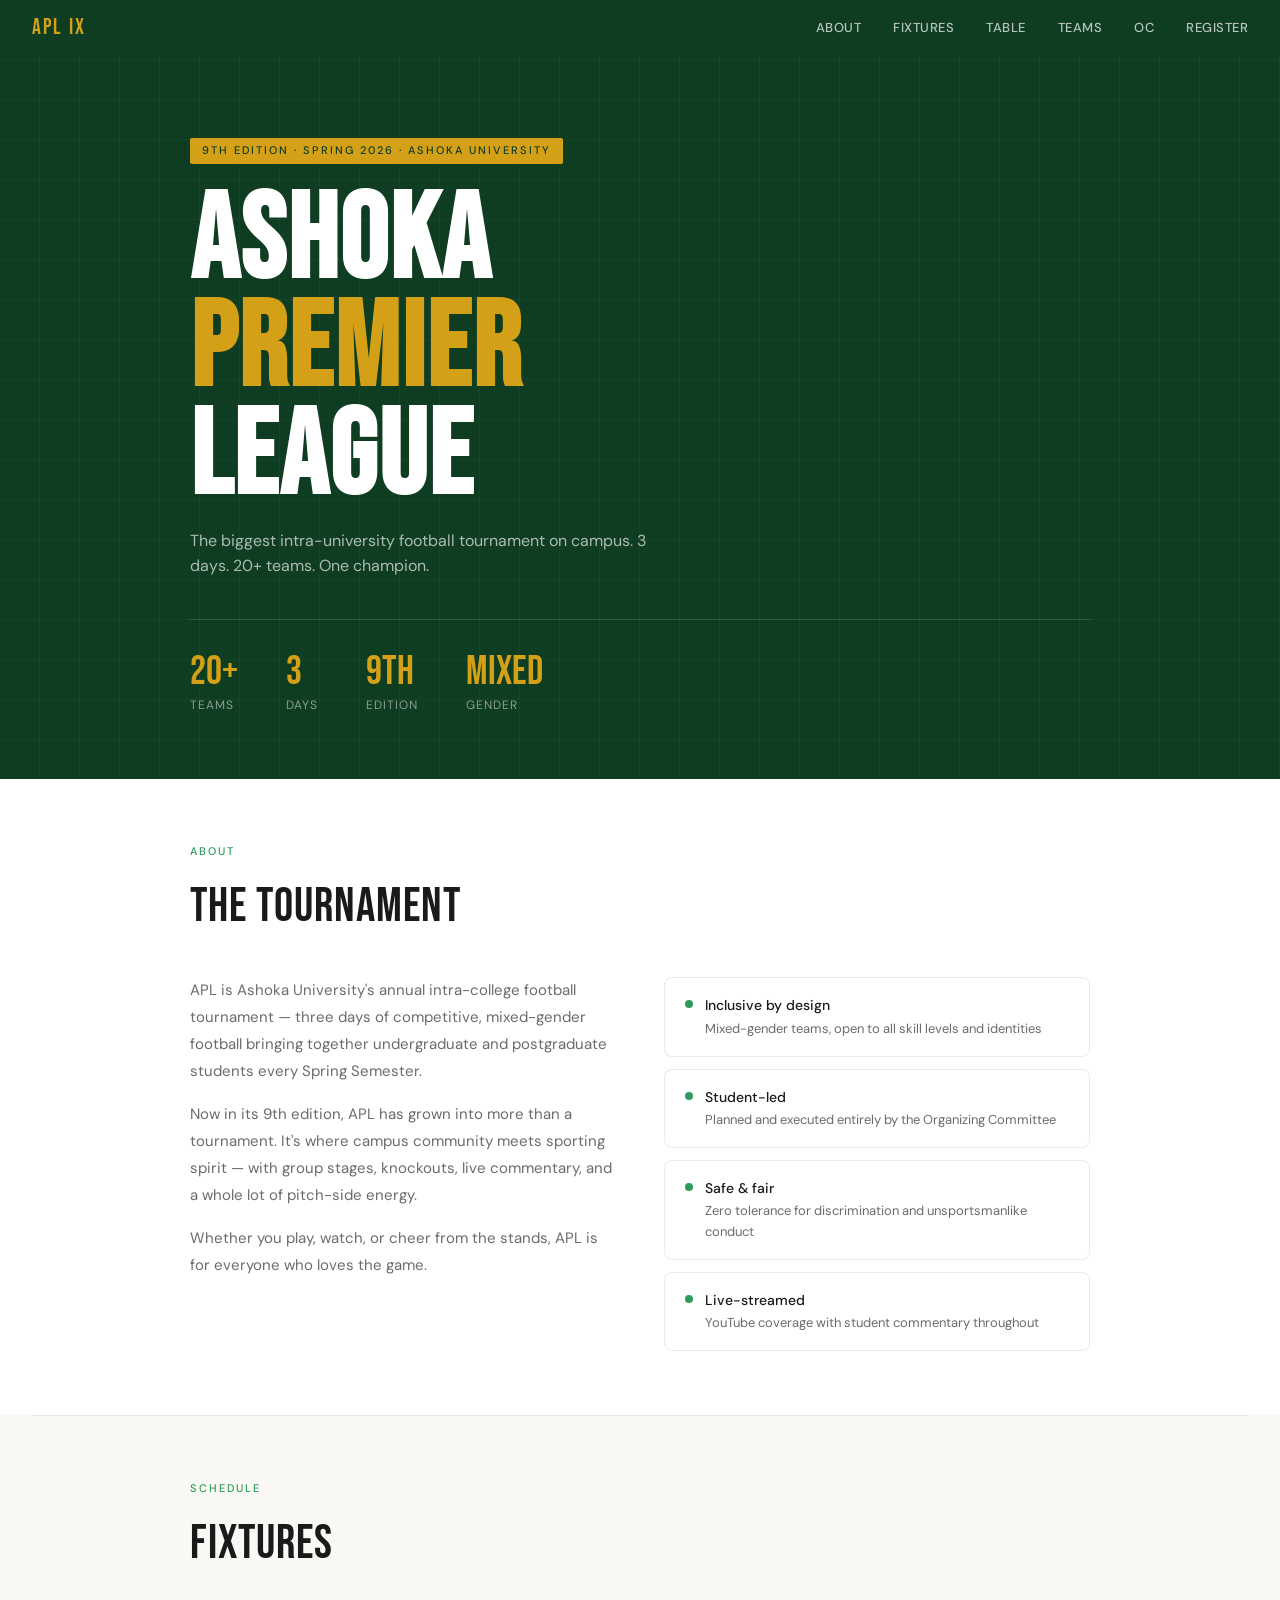
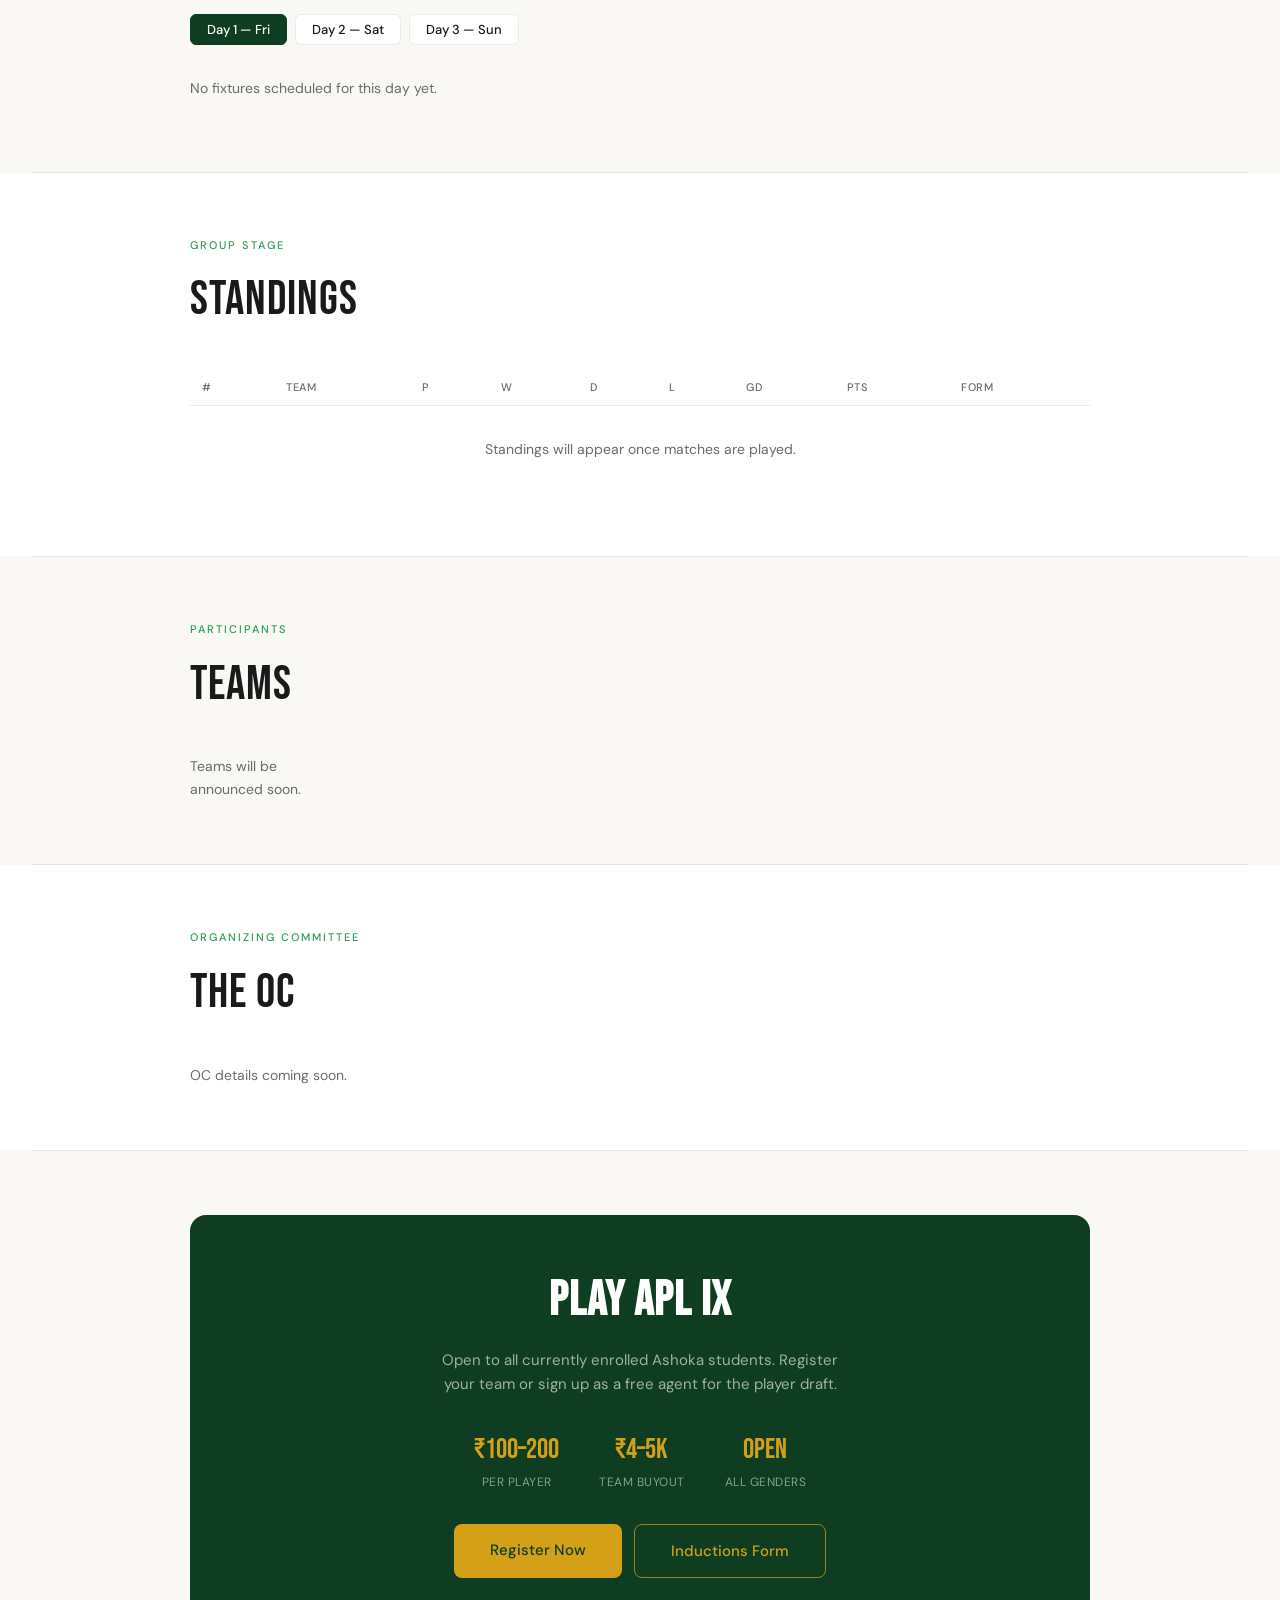
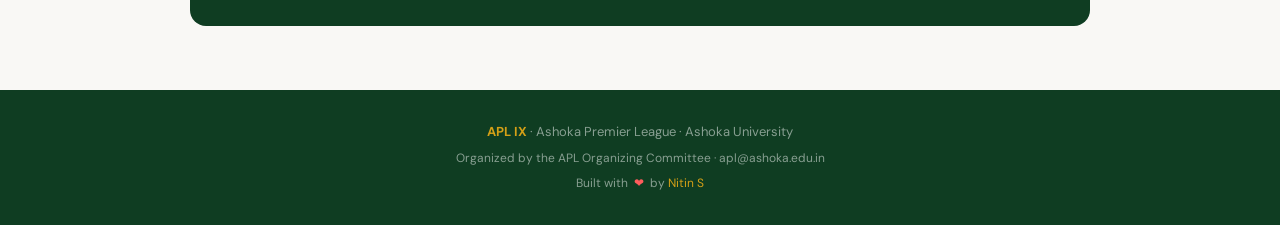
<file: index.html>
<!DOCTYPE html>
<html lang="en">
<head>
  <meta charset="UTF-8" />
  <meta name="viewport" content="width=device-width, initial-scale=1.0" />
  <title>APL IX — Ashoka Premier League</title>
  <link rel="icon" type="image/x-icon" href="./apl.ico">
  <meta name="description" content="Ashoka Premier League — 9th Edition. The biggest intra-university football tournament at Ashoka University." />
  <link rel="preconnect" href="https://fonts.googleapis.com" />
  <link rel="preconnect" href="https://fonts.gstatic.com" crossorigin />
  <link href="https://fonts.googleapis.com/css2?family=Bebas+Neue&family=DM+Sans:opsz,wght@9..40,400;9..40,500&display=swap" rel="stylesheet" />
  <style>
    *, *::before, *::after { box-sizing: border-box; margin: 0; padding: 0; }
    :root {
      --green: #1a6b3c; --green-light: #e8f5ee; --green-mid: #2d9b5a;
      --gold: #d4a017; --gold-light: #fdf6e3; --pitch: #0f3d22;
      --white: #ffffff; --off: #f9f8f5; --ink: #1a1a1a;
      --muted: #6b6b6b; --border: rgba(0,0,0,0.08);
    }
    html { scroll-behavior: smooth; }
    body { font-family: 'DM Sans', sans-serif; background: var(--off); color: var(--ink); line-height: 1.6; }
    nav { background: var(--pitch); padding: 0 2rem; display: flex; align-items: center; justify-content: space-between; height: 56px; position: sticky; top: 0; z-index: 100; }
    .nav-logo { font-family: 'Bebas Neue', sans-serif; font-size: 22px; color: var(--gold); letter-spacing: 2px; text-decoration: none; }
    .nav-links { display: flex; gap: 2rem; }
    .nav-links a { color: rgba(255,255,255,0.7); text-decoration: none; font-size: 13px; font-weight: 500; letter-spacing: 0.5px; text-transform: uppercase; transition: color 0.2s; }
    .nav-links a:hover { color: var(--gold); }
    .hamburger { display: none; flex-direction: column; gap: 5px; cursor: pointer; background: none; border: none; padding: 4px; }
    .hamburger span { display: block; width: 22px; height: 2px; background: rgba(255,255,255,0.8); border-radius: 2px; transition: all 0.2s; }
    .mobile-menu { display: none; flex-direction: column; background: var(--pitch); padding: 1rem 2rem 1.5rem; border-top: 1px solid rgba(255,255,255,0.08); }
    .mobile-menu.open { display: flex; }
    .mobile-menu a { color: rgba(255,255,255,0.7); text-decoration: none; font-size: 14px; font-weight: 500; text-transform: uppercase; letter-spacing: 0.5px; padding: 10px 0; border-bottom: 1px solid rgba(255,255,255,0.06); }
    .mobile-menu a:last-child { border-bottom: none; }
    .mobile-menu a:hover { color: var(--gold); }
    .hero { background: var(--pitch); color: white; padding: 5rem 2rem 4rem; position: relative; overflow: hidden; }
    .hero::before { content: ''; position: absolute; inset: 0; background: repeating-linear-gradient(0deg, transparent, transparent 39px, rgba(255,255,255,0.03) 39px, rgba(255,255,255,0.03) 40px), repeating-linear-gradient(90deg, transparent, transparent 39px, rgba(255,255,255,0.03) 39px, rgba(255,255,255,0.03) 40px); }
    .hero-inner { max-width: 900px; margin: 0 auto; position: relative; z-index: 1; }
    .hero-edition { display: inline-block; background: var(--gold); color: var(--pitch); font-size: 11px; font-weight: 500; letter-spacing: 2px; text-transform: uppercase; padding: 4px 12px; border-radius: 2px; margin-bottom: 1.5rem; }
    .hero h1 { font-family: 'Bebas Neue', sans-serif; font-size: clamp(56px, 10vw, 120px); line-height: 0.9; letter-spacing: 2px; margin-bottom: 1rem; }
    .hero h1 span { color: var(--gold); }
    .hero-sub { font-size: 16px; color: rgba(255,255,255,0.65); max-width: 480px; margin-bottom: 2.5rem; }
    .hero-stats { display: flex; gap: 3rem; flex-wrap: wrap; padding-top: 2rem; border-top: 1px solid rgba(255,255,255,0.1); }
    .hero-stat-val { font-family: 'Bebas Neue', sans-serif; font-size: 40px; color: var(--gold); line-height: 1; }
    .hero-stat-label { font-size: 12px; color: rgba(255,255,255,0.5); text-transform: uppercase; letter-spacing: 1px; margin-top: 4px; }
    section { padding: 4rem 2rem; }
    .section-inner { max-width: 900px; margin: 0 auto; }
    .section-label { font-size: 11px; font-weight: 500; letter-spacing: 2px; text-transform: uppercase; color: var(--green-mid); margin-bottom: 0.5rem; }
    .section-title { font-family: 'Bebas Neue', sans-serif; font-size: clamp(28px, 5vw, 48px); letter-spacing: 1px; margin-bottom: 2rem; color: var(--ink); }
    .divider { height: 1px; background: var(--border); margin: 0 2rem; }
    .about-grid { display: grid; grid-template-columns: 1fr 1fr; gap: 3rem; align-items: start; }
    .about-text p { color: var(--muted); font-size: 15px; line-height: 1.8; margin-bottom: 1rem; }
    .about-text p:last-child { margin-bottom: 0; }
    .values-list { display: flex; flex-direction: column; gap: 12px; }
    .value-item { background: var(--white); border: 0.5px solid var(--border); border-radius: 8px; padding: 1rem 1.25rem; display: flex; align-items: flex-start; gap: 12px; }
    .value-dot { width: 8px; height: 8px; border-radius: 50%; background: var(--green-mid); flex-shrink: 0; margin-top: 6px; }
    .value-title { font-size: 14px; font-weight: 500; margin-bottom: 2px; }
    .value-desc { font-size: 13px; color: var(--muted); }
    .fixtures-tabs { display: flex; gap: 8px; margin-bottom: 1.5rem; flex-wrap: wrap; }
    .tab-btn { background: var(--white); border: 0.5px solid var(--border); border-radius: 6px; padding: 6px 16px; font-size: 13px; font-weight: 500; cursor: pointer; transition: all 0.15s; font-family: 'DM Sans', sans-serif; color: var(--ink); }
    .tab-btn.active { background: var(--pitch); color: white; border-color: var(--pitch); }
    .tab-btn:hover:not(.active) { background: var(--green-light); border-color: var(--green-mid); }
    .fixture-card { background: var(--white); border: 0.5px solid var(--border); border-radius: 10px; padding: 1rem 1.25rem; margin-bottom: 10px; display: grid; grid-template-columns: 1fr auto 1fr; align-items: center; gap: 1rem; }
    .team-name { font-size: 14px; font-weight: 500; }
    .team-name.right { text-align: right; }
    .score-box { text-align: center; background: var(--off); border-radius: 6px; padding: 6px 14px; min-width: 64px; }
    .score-val { font-family: 'Bebas Neue', sans-serif; font-size: 22px; letter-spacing: 1px; color: var(--ink); }
    .score-time { font-size: 11px; color: var(--muted); margin-top: 2px; }
    .fixture-meta { font-size: 12px; color: var(--muted); text-align: center; margin-top: 6px; }
    .badge { display: inline-block; font-size: 10px; font-weight: 500; letter-spacing: 0.5px; text-transform: uppercase; padding: 2px 8px; border-radius: 3px; }
    .badge-live { background: #fdecea; color: #c0392b; }
    .badge-done { background: #eaf5ee; color: #1a6b3c; }
    .badge-up { background: #fdf6e3; color: #b7860b; }
    .standings-table { width: 100%; border-collapse: collapse; font-size: 14px; }
    .standings-table th { text-align: left; padding: 8px 12px; font-size: 11px; font-weight: 500; color: var(--muted); text-transform: uppercase; letter-spacing: 0.5px; border-bottom: 1px solid var(--border); }
    .standings-table td { padding: 10px 12px; border-bottom: 0.5px solid var(--border); vertical-align: middle; }
    .standings-table tr:last-child td { border-bottom: none; }
    .standings-table tbody tr:hover td { background: var(--off); }
    .rank-num { font-family: 'Bebas Neue', sans-serif; font-size: 18px; color: var(--muted); }
    .rank-num.top { color: var(--green-mid); }
    .pts { font-weight: 500; color: var(--ink); }
    .form-dots { display: flex; gap: 4px; }
    .form-dot { width: 18px; height: 18px; border-radius: 50%; font-size: 9px; font-weight: 500; display: flex; align-items: center; justify-content: center; color: white; }
    .fd-w { background: var(--green-mid); } .fd-d { background: #888; } .fd-l { background: #c0392b; }
    .teams-grid { display: grid; grid-template-columns: repeat(auto-fill, minmax(140px, 1fr)); gap: 10px; }
    .team-card { background: var(--white); border: 0.5px solid var(--border); border-radius: 10px; padding: 1rem; text-align: center; transition: all 0.15s; }
    .team-card:hover { border-color: var(--green-mid); background: var(--green-light); }
    .team-icon { width: 44px; height: 44px; border-radius: 50%; margin: 0 auto 10px; display: flex; align-items: center; justify-content: center; font-family: 'Bebas Neue', sans-serif; font-size: 16px; color: white; }
    .team-card-name { font-size: 13px; font-weight: 500; color: var(--ink); }
    .team-card-meta { font-size: 11px; color: var(--muted); margin-top: 2px; }
    .oc-grid { display: grid; grid-template-columns: repeat(auto-fill, minmax(200px, 1fr)); gap: 12px; }
    .oc-card { background: var(--white); border: 0.5px solid var(--border); border-radius: 10px; padding: 1rem 1.25rem; }
    .oc-role { font-size: 10px; font-weight: 500; letter-spacing: 1px; text-transform: uppercase; color: var(--green-mid); margin-bottom: 8px; }
    .oc-name { font-size: 15px; font-weight: 500; margin-bottom: 2px; }
    .oc-dept { font-size: 12px; color: var(--muted); }
    .register-box { background: var(--pitch); border-radius: 16px; padding: 3rem; color: white; text-align: center; }
    .register-box h2 { font-family: 'Bebas Neue', sans-serif; font-size: 48px; letter-spacing: 1px; margin-bottom: 0.5rem; }
    .register-box p { color: rgba(255,255,255,0.6); font-size: 15px; margin-bottom: 2rem; max-width: 420px; margin-left: auto; margin-right: auto; }
    .reg-info { display: flex; justify-content: center; gap: 2.5rem; margin-bottom: 2rem; flex-wrap: wrap; }
    .reg-info-item { text-align: center; }
    .reg-info-val { font-family: 'Bebas Neue', sans-serif; font-size: 28px; color: var(--gold); }
    .reg-info-label { font-size: 12px; color: rgba(255,255,255,0.5); text-transform: uppercase; letter-spacing: 0.5px; }
    .cta-btn { display: inline-block; background: var(--gold); color: var(--pitch); border: none; border-radius: 8px; padding: 14px 36px; font-size: 15px; font-weight: 500; cursor: pointer; font-family: 'DM Sans', sans-serif; text-decoration: none; transition: opacity 0.15s; }
    .cta-btn:hover { opacity: 0.9; }
    .cta-btn.secondary { background: transparent; color: var(--gold); border: 1px solid rgba(212,160,23,0.7); }
    .cta-btn.secondary:hover { background: rgba(212,160,23,0.12); opacity: 1; }
    .reg-cta-row { display: flex; justify-content: center; gap: 12px; flex-wrap: wrap; }
    footer { background: var(--pitch); color: rgba(255,255,255,0.5); text-align: center; padding: 2rem; font-size: 13px; }
    footer strong { color: var(--gold); }
    footer a { color: var(--gold); text-decoration: none; }
    footer a:hover { text-decoration: underline; }
    .footer-heart { display: inline-block; color: #ff5c5c; animation: heart-beat 1s ease-in-out infinite; transform-origin: center; margin: 0 3px; }
    @keyframes heart-beat { 0%, 100% { transform: scale(1); } 15% { transform: scale(1.2); } 30% { transform: scale(1); } 45% { transform: scale(1.2); } 60% { transform: scale(1); } }
    @media (max-width: 700px) {
      .nav-links { display: none; } .hamburger { display: flex; }
      .about-grid { grid-template-columns: 1fr; } .hero-stats { gap: 1.5rem; }
      .fixture-card { grid-template-columns: 1fr auto 1fr; gap: 8px; } .team-name { font-size: 12px; }
      .standings-table th:nth-child(4), .standings-table td:nth-child(4),
      .standings-table th:nth-child(5), .standings-table td:nth-child(5),
      .standings-table th:nth-child(9), .standings-table td:nth-child(9) { display: none; }
      .register-box { padding: 2rem 1.5rem; } .reg-info { gap: 1.5rem; }
      .reg-cta-row { flex-direction: column; } .reg-cta-row .cta-btn { width: 100%; max-width: 260px; margin: 0 auto; }
    }
  </style>
</head>
<body>

<nav>
  <a class="nav-logo" href="#">APL IX</a>
  <div class="nav-links">
    <a href="#about">About</a><a href="#fixtures">Fixtures</a><a href="#standings">Table</a>
    <a href="#teams">Teams</a><a href="#oc">OC</a><a href="#register">Register</a>
  </div>
  <button class="hamburger" id="hamburger" aria-label="Open menu"><span></span><span></span><span></span></button>
</nav>
<div class="mobile-menu" id="mobile-menu">
  <a href="#about" onclick="closeMobile()">About</a><a href="#fixtures" onclick="closeMobile()">Fixtures</a>
  <a href="#standings" onclick="closeMobile()">Table</a><a href="#teams" onclick="closeMobile()">Teams</a>
  <a href="#oc" onclick="closeMobile()">OC</a><a href="#register" onclick="closeMobile()">Register</a>
</div>

<div class="hero">
  <div class="hero-inner">
    <div class="hero-edition">9th Edition · Spring 2026 · Ashoka University</div>
    <h1>ASHOKA<br><span>PREMIER</span><br>LEAGUE</h1>
    <p class="hero-sub">The biggest intra-university football tournament on campus. 3 days. 20+ teams. One champion.</p>
    <div class="hero-stats">
      <div><div class="hero-stat-val">20+</div><div class="hero-stat-label">Teams</div></div>
      <div><div class="hero-stat-val">3</div><div class="hero-stat-label">Days</div></div>
      <div><div class="hero-stat-val">9th</div><div class="hero-stat-label">Edition</div></div>
      <div><div class="hero-stat-val">Mixed</div><div class="hero-stat-label">Gender</div></div>
    </div>
  </div>
</div>

<section id="about" style="background: var(--white);">
  <div class="section-inner">
    <div class="section-label">About</div>
    <div class="section-title">The Tournament</div>
    <div class="about-grid">
      <div class="about-text">
        <p>APL is Ashoka University's annual intra-college football tournament — three days of competitive, mixed-gender football bringing together undergraduate and postgraduate students every Spring Semester.</p>
        <p>Now in its 9th edition, APL has grown into more than a tournament. It's where campus community meets sporting spirit — with group stages, knockouts, live commentary, and a whole lot of pitch-side energy.</p>
        <p>Whether you play, watch, or cheer from the stands, APL is for everyone who loves the game.</p>
      </div>
      <div class="values-list">
        <div class="value-item"><div class="value-dot"></div><div><div class="value-title">Inclusive by design</div><div class="value-desc">Mixed-gender teams, open to all skill levels and identities</div></div></div>
        <div class="value-item"><div class="value-dot"></div><div><div class="value-title">Student-led</div><div class="value-desc">Planned and executed entirely by the Organizing Committee</div></div></div>
        <div class="value-item"><div class="value-dot"></div><div><div class="value-title">Safe &amp; fair</div><div class="value-desc">Zero tolerance for discrimination and unsportsmanlike conduct</div></div></div>
        <div class="value-item"><div class="value-dot"></div><div><div class="value-title">Live-streamed</div><div class="value-desc">YouTube coverage with student commentary throughout</div></div></div>
      </div>
    </div>
  </div>
</section>

<div class="divider"></div>

<section id="fixtures">
  <div class="section-inner">
    <div class="section-label">Schedule</div>
    <div class="section-title">Fixtures</div>
    <div class="fixtures-tabs">
      <button class="tab-btn active" onclick="showDay(1, this)">Day 1 — Fri</button>
      <button class="tab-btn" onclick="showDay(2, this)">Day 2 — Sat</button>
      <button class="tab-btn" onclick="showDay(3, this)">Day 3 — Sun</button>
    </div>
    <div id="fixtures-list"></div>
  </div>
</section>

<div class="divider"></div>

<section id="standings" style="background: var(--white);">
  <div class="section-inner">
    <div class="section-label">Group Stage</div>
    <div class="section-title">Standings</div>
    <div style="overflow-x: auto;">
      <table class="standings-table">
        <thead><tr><th>#</th><th>Team</th><th>P</th><th>W</th><th>D</th><th>L</th><th>GD</th><th>Pts</th><th>Form</th></tr></thead>
        <tbody id="standings-body"></tbody>
      </table>
    </div>
  </div>
</section>

<div class="divider"></div>

<section id="teams">
  <div class="section-inner">
    <div class="section-label">Participants</div>
    <div class="section-title">Teams</div>
    <div class="teams-grid" id="teams-grid"></div>
  </div>
</section>

<div class="divider"></div>

<section id="oc" style="background: var(--white);">
  <div class="section-inner">
    <div class="section-label">Organizing Committee</div>
    <div class="section-title">The OC</div>
    <div class="oc-grid" id="oc-grid"></div>
  </div>
</section>

<div class="divider"></div>

<section id="register">
  <div class="section-inner">
    <div class="register-box">
      <h2>PLAY APL IX</h2>
      <p>Open to all currently enrolled Ashoka students. Register your team or sign up as a free agent for the player draft.</p>
      <div class="reg-info">
        <div class="reg-info-item"><div class="reg-info-val">&#8377;100&#8211;200</div><div class="reg-info-label">Per player</div></div>
        <div class="reg-info-item"><div class="reg-info-val">&#8377;4&#8211;5K</div><div class="reg-info-label">Team buyout</div></div>
        <div class="reg-info-item"><div class="reg-info-val">Open</div><div class="reg-info-label">All genders</div></div>
      </div>
      <div class="reg-cta-row">
        <a class="cta-btn" href="#" target="_blank" rel="noopener">Register Now</a>
        <a class="cta-btn secondary" href="#" target="_blank" rel="noopener">Inductions Form</a>
      </div>
    </div>
  </div>
</section>

<footer>
  <strong>APL IX</strong> · Ashoka Premier League · Ashoka University<br>
  <span style="font-size: 12px; margin-top: 6px; display: block;">Organized by the APL Organizing Committee · apl@ashoka.edu.in</span>
  <span style="font-size: 12px; margin-top: 6px; display: block;">Built with <span class="footer-heart" aria-hidden="true">&#10084;</span> by <a href="https://github.com/28nitin07" target="_blank" rel="noopener">Nitin S</a></span>
</footer>

<script>
  /* ── SUPABASE ── */
  const SUPABASE_URL  = 'https://ypkzlblmaeuhbfvqswvo.supabase.co';
  const SUPABASE_ANON = 'sb_publishable_uF5S1z-SR5-rRt3AVCliGA_RDug3t9j';
  async function sbFrom(table, query=''){
    const r = await fetch(`${SUPABASE_URL}/rest/v1/${table}${query}`,{headers:{apikey:SUPABASE_ANON,'Content-Type':'application/json'}});
    if(!r.ok) throw new Error(table);
    return r.json();
  }

  /* ── PHASE LABELS ── */
  const PHASE_LABELS = {
    '1h':'1st Half','ht':'Half Time','2h':'2nd Half',
    'et1':'ET 1st','et2':'ET 2nd','pen':'Penalties','ft':'FT'
  };
  const PHASE_MAX = {'1h':45,'2h':90,'et1':105,'et2':120};

  /* ── LIVE CLOCK ── */
  // Tracks { fixtureId -> { fetchedAt, elapsed, phase } }
  let liveClocks = {};
  let clockTicker = null;

  function startClockTicker() {
    if (clockTicker) return;
    clockTicker = setInterval(tickClocks, 1000);
  }

  function tickClocks() {
    Object.entries(liveClocks).forEach(([id, c]) => {
      const el = document.getElementById(`live-clock-${id}`);
      if (!el) return;
      const secondsSinceFetch = Math.floor((Date.now() - c.fetchedAt) / 1000);
      const total = c.elapsed + secondsSinceFetch;
      el.textContent = formatLiveClock(total, c.phase);
    });
  }

  function formatLiveClock(totalSec, phase) {
    if (phase === 'ht')  return 'HT';
    if (phase === 'pen') return 'PEN';
    const m = Math.floor(totalSec / 60);
    const s = String(Math.floor(totalSec % 60)).padStart(2,'0');
    const max = PHASE_MAX[phase];
    if (max && m >= max) return `${max}+${m - max + 1}'`;
    return `${String(m).padStart(2,'0')}:${s}`;
  }



  /* ── RENDER TEAMS ── */
  function renderTeams(data){
    const g=document.getElementById('teams-grid'); g.innerHTML='';
    if(!data.length){g.innerHTML='<p style="color:var(--muted);font-size:14px;">Teams will be announced soon.</p>';return;}
    data.forEach(t=>{g.innerHTML+=`<div class="team-card"><div class="team-icon" style="background:${t.color}">${t.abbr}</div><div class="team-card-name">${t.name}</div><div class="team-card-meta">APL IX</div></div>`;});
  }

  /* ── RENDER STANDINGS ── */
  function renderStandings(data){
    const tb=document.getElementById('standings-body'); tb.innerHTML='';
    if(!data.length){tb.innerHTML='<tr><td colspan="9" style="text-align:center;padding:2rem;color:var(--muted);">Standings will appear once matches are played.</td></tr>';return;}
    data.forEach((s,i)=>{
      const rank=s.rank??i+1, team=s.team??s.team_name, p=s.p??s.played, w=s.w??s.won, d=s.d??s.drawn, l=s.l??s.lost;
      const form=(s.form||[]).slice(-5);
      const fhtml=form.map(f=>`<div class="form-dot fd-${f.toLowerCase()}">${f}</div>`).join('');
      const gc=s.gd>0?'color:#1a6b3c':s.gd<0?'color:#c0392b':'color:var(--muted)';
      tb.innerHTML+=`<tr><td><span class="rank-num${rank<=3?' top':''}">${rank}</span></td><td style="font-weight:500">${team}</td><td style="color:var(--muted)">${p}</td><td>${w}</td><td>${d}</td><td>${l}</td><td style="${gc}">${s.gd>0?'+':''}${s.gd}</td><td><span class="pts">${s.pts}</span></td><td><div class="form-dots">${fhtml}</div></td></tr>`;
    });
  }

  /* ── RENDER FIXTURES ── */
  let allFixtures={1:[],2:[],3:[]}, currentDay=1;
  function renderFixtures(){
    const fl=document.getElementById('fixtures-list'); fl.innerHTML='';
    const src=(allFixtures[currentDay]||[]);
    if(!src.length){fl.innerHTML='<p style="color:var(--muted);font-size:14px;padding:0.5rem 0">No fixtures scheduled for this day yet.</p>';return;}
    liveClocks={};
    src.forEach(f=>{
      const home=f.home??f.home_team, away=f.away??f.away_team, time=f.time??f.match_time;
      const isLive = f.status==='live';
      const score=(f.status==='done'||isLive)?`${f.home_score??0}–${f.away_score??0}`:'—';
      const bc=isLive?'badge-live':f.status==='done'?'badge-done':'badge-up';

      let badgeHTML;
      if(isLive && f.match_phase && f.match_phase!=='ft'){
        // register clock
        liveClocks[f.id]={fetchedAt:Date.now(),elapsed:f.elapsed_time||0,phase:f.match_phase};
        const phaseLabel=PHASE_LABELS[f.match_phase]||'Live';
        const initClock=formatLiveClock(f.elapsed_time||0,f.match_phase);
        badgeHTML=`<span class="badge badge-live">${phaseLabel}</span> <span id="live-clock-${f.id}" style="font-family:'Bebas Neue',sans-serif;font-size:13px;color:#c0392b;letter-spacing:0.5px;">${initClock}</span>`;
      } else {
        const bt=isLive?'LIVE':f.status==='done'?'FT':'Upcoming';
        badgeHTML=`<span class="badge ${bc}">${bt}</span>`;
      }

      fl.innerHTML+=`<div class="fixture-card"><div class="team-name">${home}</div><div><div class="score-box"><div class="score-val">${score}</div><div class="score-time">${time}</div></div><div class="fixture-meta">${badgeHTML}</div></div><div class="team-name right">${away}</div></div>`;
    });
    if(Object.keys(liveClocks).length) startClockTicker();
  }
  function showDay(d,btn){currentDay=d;document.querySelectorAll('.tab-btn').forEach(b=>b.classList.remove('active'));btn.classList.add('active');renderFixtures();}

  /* ── RENDER OC ── */
  function renderOC(data){
    const g=document.getElementById('oc-grid'); g.innerHTML='';
    if(!data.length){g.innerHTML='<p style="color:var(--muted);font-size:14px;">OC details coming soon.</p>';return;}
    data.forEach(o=>{const dept=o.dept??o.department??'';g.innerHTML+=`<div class="oc-card"><div class="oc-role">${o.role}</div><div class="oc-name">${o.name}</div><div class="oc-dept">${dept}</div></div>`;});
  }

  /* ── MOBILE MENU ── */
  document.getElementById('hamburger').addEventListener('click',()=>document.getElementById('mobile-menu').classList.toggle('open'));
  function closeMobile(){document.getElementById('mobile-menu').classList.remove('open');}

  /* ── FETCH FROM SUPABASE ── */
  async function loadFixtures(){
    try{const d=await sbFrom('fixtures','?select=*&order=match_time.asc');const out={1:[],2:[],3:[]};d.forEach(f=>{if(out[f.day])out[f.day].push(f);});allFixtures=out;}
    catch(e){allFixtures={1:[],2:[],3:[]};}
    renderFixtures();
  }
  async function loadStandings(){try{const d=await sbFrom('standings','?select=*&order=pts.desc,gd.desc');renderStandings(d);}catch(e){renderStandings([]);}}
  async function loadTeams(){try{const d=await sbFrom('teams','?select=*&order=name.asc');renderTeams(d);}catch(e){renderTeams([]);}}
  async function loadOC(){try{const d=await sbFrom('oc_members','?select=*&order=role.asc,name.asc');renderOC(d);}catch(e){renderOC([]);}}

  /* ── INIT ── */
  renderFixtures(); renderStandings([]); renderTeams([]); renderOC([]);
  loadFixtures(); loadStandings(); loadTeams(); loadOC();
  setInterval(()=>{loadFixtures();loadStandings();loadTeams();loadOC();},30000);
</script>
</body>
</html>
</file>
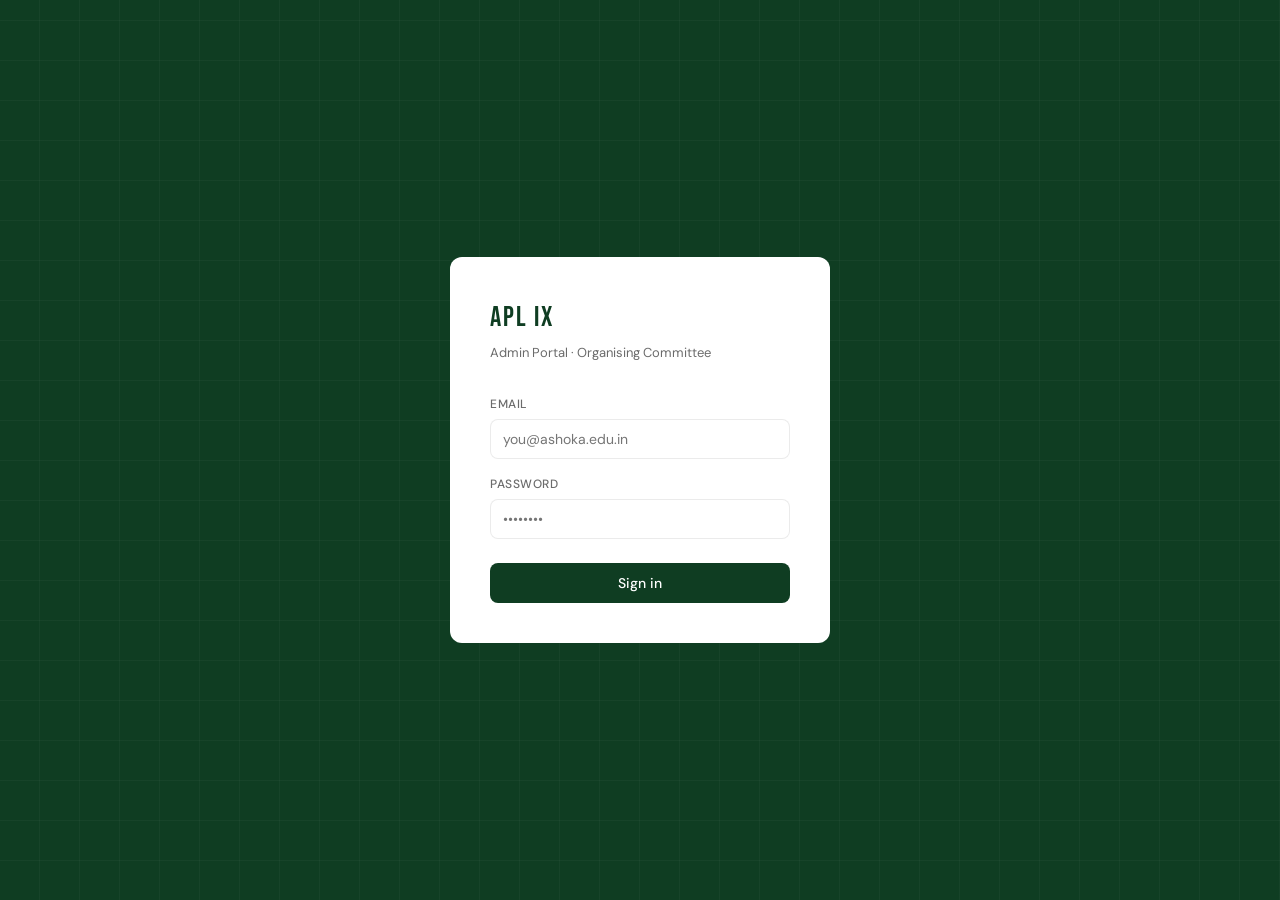
<file: admin.html>
<!DOCTYPE html>
<html lang="en">
<head>
  <meta charset="UTF-8"/>
  <meta name="viewport" content="width=device-width,initial-scale=1.0"/>
  <title>Admin — APL IX</title>
  <link rel="preconnect" href="https://fonts.googleapis.com"/>
  <link href="https://fonts.googleapis.com/css2?family=Bebas+Neue&family=DM+Sans:opsz,wght@9..40,400;9..40,500&display=swap" rel="stylesheet"/>
  <style>
    *,*::before,*::after{box-sizing:border-box;margin:0;padding:0}
    :root{
      --pitch:#0f3d22;--green:#1a6b3c;--green-mid:#2d9b5a;--green-light:#e8f5ee;
      --gold:#d4a017;--white:#fff;--off:#f9f8f5;--ink:#1a1a1a;--muted:#6b6b6b;
      --border:rgba(0,0,0,0.08);--red:#c0392b;--sidebar:220px;
    }
    body{font-family:'DM Sans',sans-serif;background:var(--off);color:var(--ink);line-height:1.5;}

    /* ── LOGIN ── */
    #login-screen{display:flex;align-items:center;justify-content:center;min-height:100vh;padding:1rem;background:var(--pitch);}
    #login-screen::before{content:'';position:absolute;inset:0;background:repeating-linear-gradient(0deg,transparent,transparent 39px,rgba(255,255,255,0.03) 39px,rgba(255,255,255,0.03) 40px),repeating-linear-gradient(90deg,transparent,transparent 39px,rgba(255,255,255,0.03) 39px,rgba(255,255,255,0.03) 40px);}
    .login-card{background:var(--white);border-radius:12px;padding:2.5rem;width:100%;max-width:380px;position:relative;z-index:1;}
    .login-logo{font-family:'Bebas Neue',sans-serif;font-size:28px;color:var(--pitch);letter-spacing:2px;margin-bottom:0.25rem;}
    .login-sub{font-size:13px;color:var(--muted);margin-bottom:2rem;}
    .field{margin-bottom:1rem;}
    .field label{display:block;font-size:12px;font-weight:500;color:var(--muted);text-transform:uppercase;letter-spacing:0.5px;margin-bottom:6px;}
    .field input{width:100%;border:1px solid var(--border);border-radius:8px;padding:10px 12px;font-size:14px;font-family:'DM Sans',sans-serif;outline:none;transition:border-color 0.15s;}
    .field input:focus{border-color:var(--green-mid);}
    .login-btn{width:100%;background:var(--pitch);color:white;border:none;border-radius:8px;padding:11px;font-size:14px;font-weight:500;font-family:'DM Sans',sans-serif;cursor:pointer;transition:opacity 0.15s;margin-top:0.5rem;}
    .login-btn:hover{opacity:0.88;}
    .login-btn:disabled{opacity:0.5;cursor:not-allowed;}
    .login-err{font-size:13px;color:var(--red);margin-top:0.75rem;display:none;}

    /* ── ADMIN SHELL ── */
    #admin-shell{display:none;min-height:100vh;}
    .admin-layout{display:flex;min-height:100vh;}

    /* SIDEBAR */
    .sidebar{width:var(--sidebar);background:var(--pitch);flex-shrink:0;display:flex;flex-direction:column;position:fixed;top:0;left:0;height:100vh;z-index:50;}
    .sidebar-logo{padding:1.25rem 1.5rem;border-bottom:1px solid rgba(255,255,255,0.08);}
    .sidebar-logo a{font-family:'Bebas Neue',sans-serif;font-size:22px;color:var(--gold);letter-spacing:2px;text-decoration:none;}
    .sidebar-logo span{display:block;font-size:11px;color:rgba(255,255,255,0.4);letter-spacing:1px;margin-top:2px;text-transform:uppercase;}
    .sidebar-nav{flex:1;padding:1rem 0;}
    .sidebar-nav a{display:flex;align-items:center;gap:10px;padding:10px 1.5rem;font-size:13px;font-weight:500;color:rgba(255,255,255,0.65);text-decoration:none;transition:all 0.15s;border-left:3px solid transparent;cursor:pointer;}
    .sidebar-nav a:hover{color:white;background:rgba(255,255,255,0.05);}
    .sidebar-nav a.active{color:var(--gold);border-left-color:var(--gold);background:rgba(255,255,255,0.06);}
    .sidebar-nav .nav-icon{width:16px;height:16px;opacity:0.7;flex-shrink:0;}
    .sidebar-section-label{font-size:10px;letter-spacing:2px;text-transform:uppercase;color:rgba(255,255,255,0.3);padding:1rem 1.5rem 0.25rem;margin-top:0.5rem;}
    .sidebar-footer{padding:1.25rem 1.5rem;border-top:1px solid rgba(255,255,255,0.08);}
    .user-info{font-size:12px;color:rgba(255,255,255,0.5);margin-bottom:8px;overflow:hidden;text-overflow:ellipsis;white-space:nowrap;}
    .user-role{display:inline-block;font-size:10px;letter-spacing:1px;text-transform:uppercase;padding:2px 8px;border-radius:3px;background:rgba(255,255,255,0.1);color:rgba(255,255,255,0.6);margin-bottom:10px;}
    .user-role.director{background:rgba(212,160,23,0.2);color:var(--gold);}
    .logout-btn{width:100%;background:rgba(255,255,255,0.06);border:1px solid rgba(255,255,255,0.1);border-radius:6px;color:rgba(255,255,255,0.6);padding:7px;font-size:12px;font-family:'DM Sans',sans-serif;cursor:pointer;transition:all 0.15s;}
    .logout-btn:hover{background:rgba(255,255,255,0.1);color:white;}

    /* MAIN */
    .admin-main{margin-left:var(--sidebar);flex:1;padding:2rem;max-width:calc(100vw - var(--sidebar));}
    .admin-topbar{display:flex;align-items:center;justify-content:space-between;margin-bottom:2rem;}
    .admin-topbar h1{font-family:'Bebas Neue',sans-serif;font-size:32px;letter-spacing:1px;}
    .admin-topbar p{font-size:13px;color:var(--muted);margin-top:2px;}
    .view-site-btn{display:inline-flex;align-items:center;gap:6px;font-size:12px;font-weight:500;color:var(--green);text-decoration:none;border:1px solid var(--green-light);background:var(--green-light);border-radius:6px;padding:6px 14px;transition:all 0.15s;}
    .view-site-btn:hover{background:var(--green);color:white;border-color:var(--green);}

    /* PANELS */
    .panel{display:none;}
    .panel.active{display:block;}

    /* CARDS */
    .card{background:var(--white);border:0.5px solid var(--border);border-radius:10px;padding:1.5rem;margin-bottom:1rem;}
    .card-header{display:flex;align-items:center;justify-content:space-between;margin-bottom:1.25rem;padding-bottom:1rem;border-bottom:0.5px solid var(--border);}
    .card-title{font-size:15px;font-weight:500;}
    .card-meta{font-size:12px;color:var(--muted);}

    /* BUTTONS */
    .btn{display:inline-flex;align-items:center;gap:6px;padding:7px 16px;border-radius:7px;font-size:13px;font-weight:500;font-family:'DM Sans',sans-serif;cursor:pointer;transition:all 0.15s;border:none;}
    .btn-primary{background:var(--pitch);color:white;}
    .btn-primary:hover{opacity:0.88;}
    .btn-success{background:var(--green);color:white;}
    .btn-success:hover{opacity:0.88;}
    .btn-danger{background:#fdecea;color:var(--red);border:0.5px solid #f5c6c4;}
    .btn-danger:hover{background:var(--red);color:white;}
    .btn-ghost{background:var(--off);color:var(--ink);border:0.5px solid var(--border);}
    .btn-ghost:hover{background:var(--green-light);border-color:var(--green-mid);}
    .btn-sm{padding:4px 10px;font-size:12px;border-radius:5px;}
    .btn:disabled{opacity:0.45;cursor:not-allowed;}

    /* FORM ELEMENTS */
    .form-row{display:grid;gap:12px;margin-bottom:12px;}
    .form-row.cols-2{grid-template-columns:minmax(0,1fr) minmax(0,1fr);}
    .form-row.cols-3{grid-template-columns:minmax(0,1fr) minmax(0,1fr) minmax(0,1fr);}
    .form-row.cols-4{grid-template-columns:minmax(0,1fr) minmax(0,1fr) minmax(0,1fr) minmax(0,1fr);}
    .form-group{display:flex;flex-direction:column;gap:5px;}
    .form-group label{font-size:11px;font-weight:500;color:var(--muted);text-transform:uppercase;letter-spacing:0.5px;}
    .form-group input,.form-group select{width:100%;min-width:0;border:1px solid var(--border);border-radius:7px;padding:8px 10px;font-size:13px;font-family:'DM Sans',sans-serif;outline:none;background:var(--white);transition:border-color 0.15s;}
    .form-group input:focus,.form-group select:focus{border-color:var(--green-mid);}

    /* TABLE */
    .data-table{width:100%;border-collapse:collapse;font-size:13px;}
    .data-table th{text-align:left;padding:8px 12px;font-size:11px;font-weight:500;color:var(--muted);text-transform:uppercase;letter-spacing:0.5px;border-bottom:1px solid var(--border);}
    .data-table td{padding:10px 12px;border-bottom:0.5px solid var(--border);vertical-align:middle;}
    .data-table tr:last-child td{border-bottom:none;}
    .data-table tbody tr:hover td{background:var(--off);}

    /* STATUS BADGES */
    .s-badge{display:inline-flex;align-items:center;gap:4px;font-size:11px;font-weight:500;letter-spacing:0.5px;text-transform:uppercase;padding:3px 9px;border-radius:3px;}
    .s-live{background:#fdecea;color:var(--red);}
    .s-done{background:#eaf5ee;color:var(--green);}
    .s-upcoming{background:#fdf6e3;color:#b7860b;}

    /* TOAST */
    .toast{position:fixed;bottom:1.5rem;right:1.5rem;background:var(--ink);color:white;padding:10px 18px;border-radius:8px;font-size:13px;z-index:9999;opacity:0;transform:translateY(8px);transition:all 0.25s;pointer-events:none;}
    .toast.show{opacity:1;transform:translateY(0);}
    .toast.success{background:var(--green);}
    .toast.error{background:var(--red);}

    /* STAT CARDS */
    .stat-grid{display:grid;grid-template-columns:repeat(4,1fr);gap:12px;margin-bottom:1.5rem;}
    .stat-card{background:var(--white);border:0.5px solid var(--border);border-radius:10px;padding:1.25rem;}
    .stat-label{font-size:11px;font-weight:500;text-transform:uppercase;letter-spacing:0.5px;color:var(--muted);margin-bottom:6px;}
    .stat-val{font-family:'Bebas Neue',sans-serif;font-size:36px;letter-spacing:1px;line-height:1;color:var(--ink);}
    .stat-sub{font-size:11px;color:var(--muted);margin-top:4px;}

    /* INLINE EDIT ROW */
    .edit-row td input,.edit-row td select{width:100%;border:1px solid var(--green-mid);border-radius:5px;padding:5px 8px;font-size:12px;font-family:'DM Sans',sans-serif;outline:none;background:var(--green-light);}

    /* MODAL */
    .modal-overlay{position:fixed;inset:0;background:rgba(0,0,0,0.4);z-index:200;display:flex;align-items:center;justify-content:center;padding:1rem;overflow-y:auto;}
    .modal{background:var(--white);border-radius:12px;padding:2rem;width:100%;max-width:480px;position:relative;margin:auto;box-sizing:border-box;}
    .modal h3{font-size:16px;font-weight:500;margin-bottom:1.25rem;}
    .modal-actions{display:flex;gap:8px;justify-content:flex-end;margin-top:1.5rem;}

    /* ROLE LOCK */
    .director-only{display:none;}

    /* MATCH TIMER */
    .timer-card{background:var(--pitch);border-radius:12px;padding:2rem;color:white;text-align:center;margin-bottom:1rem;}
    .timer-match-name{font-size:13px;color:rgba(255,255,255,0.5);letter-spacing:1px;text-transform:uppercase;margin-bottom:0.5rem;}
    .timer-score-display{font-family:'Bebas Neue',sans-serif;font-size:52px;letter-spacing:4px;line-height:1;color:white;margin-bottom:0.5rem;}
    .timer-clock{font-family:'Bebas Neue',sans-serif;font-size:72px;letter-spacing:2px;line-height:1;color:var(--gold);margin-bottom:0.25rem;}
    .timer-phase-label{font-size:12px;font-weight:500;letter-spacing:2px;text-transform:uppercase;color:rgba(255,255,255,0.5);margin-bottom:1.5rem;min-height:18px;}
    .timer-phase-label.blink{animation:phase-blink 1s ease-in-out infinite;}
    @keyframes phase-blink{0%,100%{opacity:1;}50%{opacity:0.3;}}
    .timer-controls{display:flex;gap:8px;justify-content:center;flex-wrap:wrap;margin-bottom:1rem;}
    .timer-btn{padding:8px 18px;border-radius:7px;font-size:12px;font-weight:500;font-family:'DM Sans',sans-serif;cursor:pointer;border:none;transition:all 0.15s;letter-spacing:0.3px;}
    .tbtn-start{background:var(--green-mid);color:white;}
    .tbtn-start:hover{background:var(--green);}
    .tbtn-pause{background:#b7860b;color:white;}
    .tbtn-pause:hover{background:#94690a;}
    .tbtn-halftime{background:rgba(255,255,255,0.12);color:white;border:1px solid rgba(255,255,255,0.2);}
    .tbtn-halftime:hover{background:rgba(255,255,255,0.2);}
    .tbtn-second{background:var(--green-mid);color:white;}
    .tbtn-second:hover{background:var(--green);}
    .tbtn-et1{background:rgba(212,160,23,0.3);color:var(--gold);border:1px solid rgba(212,160,23,0.4);}
    .tbtn-et1:hover{background:rgba(212,160,23,0.5);}
    .tbtn-et2{background:rgba(212,160,23,0.3);color:var(--gold);border:1px solid rgba(212,160,23,0.4);}
    .tbtn-et2:hover{background:rgba(212,160,23,0.5);}
    .tbtn-penalties{background:rgba(192,57,43,0.3);color:#ff8a7a;border:1px solid rgba(192,57,43,0.4);}
    .tbtn-penalties:hover{background:rgba(192,57,43,0.5);}
    .tbtn-fulltime{background:var(--red);color:white;}
    .tbtn-fulltime:hover{opacity:0.88;}
    .tbtn-reset{background:rgba(255,255,255,0.08);color:rgba(255,255,255,0.5);border:1px solid rgba(255,255,255,0.1);}
    .tbtn-reset:hover{background:rgba(255,255,255,0.15);color:white;}
    .timer-btn:disabled{opacity:0.3;cursor:not-allowed;}
    .timer-phase-progress{display:flex;gap:4px;justify-content:center;margin-bottom:1.5rem;}
    .phase-pip{width:28px;height:4px;border-radius:2px;background:rgba(255,255,255,0.15);transition:background 0.3s;}
    .phase-pip.done{background:var(--green-mid);}
    .phase-pip.active{background:var(--gold);}
    .timer-inline{display:inline-flex;align-items:center;gap:6px;font-size:12px;font-weight:500;padding:3px 10px;border-radius:4px;background:#fdecea;color:var(--red);}
    .timer-inline svg{flex-shrink:0;}
    .no-live{text-align:center;padding:3rem;color:rgba(255,255,255,0.4);font-size:14px;}
    .live-fixture-pick{background:rgba(255,255,255,0.06);border:1px solid rgba(255,255,255,0.12);border-radius:8px;padding:1rem 1.25rem;margin-bottom:8px;cursor:pointer;transition:all 0.15s;display:flex;align-items:center;justify-content:space-between;}
    .live-fixture-pick:hover{background:rgba(255,255,255,0.12);border-color:var(--gold);}
    .lfp-name{font-size:14px;font-weight:500;color:white;}
    .lfp-time{font-size:12px;color:rgba(255,255,255,0.45);}
    .score-input-row{display:flex;align-items:center;gap:12px;justify-content:center;margin-bottom:1.5rem;}
    .score-inp{width:60px;background:rgba(255,255,255,0.1);border:1px solid rgba(255,255,255,0.2);border-radius:8px;padding:8px;font-family:'Bebas Neue',sans-serif;font-size:28px;color:white;text-align:center;outline:none;}
    .score-inp:focus{border-color:var(--gold);}
    .score-vs{font-size:14px;color:rgba(255,255,255,0.4);}
    .score-save-btn{background:var(--green-mid);color:white;border:none;border-radius:6px;padding:6px 14px;font-size:12px;font-family:'DM Sans',sans-serif;font-weight:500;cursor:pointer;}
    .score-save-btn:hover{background:var(--green);}

    /* RESPONSIVE */
    @media(max-width:768px){
      .sidebar{transform:translateX(-100%);transition:transform 0.2s;}
      .sidebar.open{transform:translateX(0);}
      .admin-main{margin-left:0;}
      .stat-grid{grid-template-columns:1fr 1fr;}
      .form-row.cols-3,.form-row.cols-4{grid-template-columns:1fr 1fr;}
    }
  </style>
</head>
<body>

<!-- LOGIN -->
<div id="login-screen">
  <div class="login-card">
    <div class="login-logo">APL IX</div>
    <div class="login-sub">Admin Portal · Organising Committee</div>
    <div class="field">
      <label>Email</label>
      <input type="email" id="login-email" placeholder="you@ashoka.edu.in" autocomplete="email"/>
    </div>
    <div class="field">
      <label>Password</label>
      <input type="password" id="login-password" placeholder="••••••••" autocomplete="current-password"/>
    </div>
    <button class="login-btn" id="login-btn">Sign in</button>
    <div class="login-err" id="login-err"></div>
  </div>
</div>

<!-- ADMIN SHELL -->
<div id="admin-shell">
  <div class="admin-layout">

    <!-- SIDEBAR -->
    <aside class="sidebar" id="sidebar">
      <div class="sidebar-logo">
        <a href="index.html">APL IX</a>
        <span>Admin Portal</span>
      </div>
      <nav class="sidebar-nav">
        <div class="sidebar-section-label">Overview</div>
        <a class="active" data-panel="dashboard">
          <svg class="nav-icon" fill="none" viewBox="0 0 16 16"><rect x="1" y="1" width="6" height="6" rx="1" fill="currentColor"/><rect x="9" y="1" width="6" height="6" rx="1" fill="currentColor"/><rect x="1" y="9" width="6" height="6" rx="1" fill="currentColor"/><rect x="9" y="9" width="6" height="6" rx="1" fill="currentColor"/></svg>
          Dashboard
        </a>
        <div class="sidebar-section-label">Manage</div>
        <a data-panel="fixtures">
          <svg class="nav-icon" fill="none" viewBox="0 0 16 16"><circle cx="8" cy="8" r="6" stroke="currentColor" stroke-width="1.5"/><path d="M8 5v3l2 2" stroke="currentColor" stroke-width="1.5" stroke-linecap="round"/></svg>
          Fixtures & Scores
        </a>
        <a data-panel="standings">
          <svg class="nav-icon" fill="none" viewBox="0 0 16 16"><path d="M2 12h2V8H2v4zm4 0h2V5H6v7zm4 0h2V2h-2v10zm4 0h-2V7h2v5z" fill="currentColor"/></svg>
          Standings
        </a>
        <a data-panel="teams">
          <svg class="nav-icon" fill="none" viewBox="0 0 16 16"><circle cx="6" cy="5" r="2.5" stroke="currentColor" stroke-width="1.5"/><circle cx="11" cy="5" r="2.5" stroke="currentColor" stroke-width="1.5"/><path d="M1 13c0-2.2 2.2-4 5-4s5 1.8 5 4" stroke="currentColor" stroke-width="1.5" stroke-linecap="round"/><path d="M11 9c1.7 0 4 1 4 4" stroke="currentColor" stroke-width="1.5" stroke-linecap="round"/></svg>
          Teams
        </a>
        <a data-panel="oc" class="director-only">
          <svg class="nav-icon" fill="none" viewBox="0 0 16 16"><circle cx="8" cy="5" r="3" stroke="currentColor" stroke-width="1.5"/><path d="M2 14c0-2.5 2.5-4.5 6-4.5s6 2 6 4.5" stroke="currentColor" stroke-width="1.5" stroke-linecap="round"/></svg>
          OC Roster
        </a>
        <div class="sidebar-section-label">Live</div>
        <a data-panel="timer">
          <svg class="nav-icon" fill="none" viewBox="0 0 16 16"><circle cx="8" cy="9" r="5.5" stroke="currentColor" stroke-width="1.5"/><path d="M8 6v3l2 1.5" stroke="currentColor" stroke-width="1.5" stroke-linecap="round"/><path d="M6 1h4M8 1v2" stroke="currentColor" stroke-width="1.5" stroke-linecap="round"/></svg>
          Match Timer
        </a>
      </nav>
      <div class="sidebar-footer">
        <div class="user-info" id="user-email">—</div>
        <div class="user-role" id="user-role-badge">Member</div>
        <button class="logout-btn" id="logout-btn">Sign out</button>
      </div>
    </aside>

    <!-- MAIN -->
    <main class="admin-main">
      <div class="admin-topbar">
        <div>
          <h1 id="panel-title">Dashboard</h1>
          <p id="panel-desc" style="font-size:13px;color:var(--muted);margin-top:2px;">Overview of APL IX</p>
        </div>
        <a href="index.html" class="view-site-btn" target="_blank">
          <svg width="13" height="13" fill="none" viewBox="0 0 16 16"><path d="M7 2H3a1 1 0 00-1 1v10a1 1 0 001 1h10a1 1 0 001-1V9" stroke="currentColor" stroke-width="1.5"/><path d="M10 1h5v5M15 1L8 8" stroke="currentColor" stroke-width="1.5" stroke-linecap="round"/></svg>
          View site
        </a>
      </div>

      <!-- DASHBOARD -->
      <div class="panel active" id="panel-dashboard">
        <div class="stat-grid" id="dash-stats">
          <div class="stat-card"><div class="stat-label">Teams</div><div class="stat-val" id="stat-teams">—</div></div>
          <div class="stat-card"><div class="stat-label">Fixtures</div><div class="stat-val" id="stat-fixtures">—</div></div>
          <div class="stat-card"><div class="stat-label">Live Now</div><div class="stat-val" id="stat-live" style="color:var(--red)">—</div></div>
          <div class="stat-card"><div class="stat-label">OC Members</div><div class="stat-val" id="stat-oc">—</div></div>
        </div>
        <div class="card">
          <div class="card-header"><span class="card-title">Live & Upcoming Matches</span></div>
          <div id="dash-live-list"><div style="color:var(--muted);font-size:13px;">Loading…</div></div>
        </div>
      </div>

      <!-- FIXTURES -->
      <div class="panel" id="panel-fixtures">
        <div class="card">
          <div class="card-header">
            <span class="card-title">All Fixtures</span>
            <button class="btn btn-primary btn-sm" id="add-fixture-btn">+ Add Fixture</button>
          </div>
          <table class="data-table" id="fixtures-table">
            <thead><tr><th>Day</th><th>Time</th><th>Home</th><th>Away</th><th>Score</th><th>Status</th><th>Actions</th></tr></thead>
            <tbody id="fixtures-tbody"><tr><td colspan="7" style="text-align:center;padding:2rem;color:var(--muted);">Loading…</td></tr></tbody>
          </table>
        </div>
      </div>

      <!-- STANDINGS -->
      <div class="panel" id="panel-standings">
        <div class="card">
          <div class="card-header">
            <span class="card-title">League Table</span>
            <button class="btn btn-ghost btn-sm" id="recalc-btn">↻ Recalculate from Fixtures</button>
          </div>
          <table class="data-table" id="standings-table">
            <thead><tr><th>#</th><th>Team</th><th>P</th><th>W</th><th>D</th><th>L</th><th>GD</th><th>Pts</th><th>Form</th><th>Actions</th></tr></thead>
            <tbody id="standings-tbody"><tr><td colspan="10" style="text-align:center;padding:2rem;color:var(--muted);">Loading…</td></tr></tbody>
          </table>
        </div>
      </div>

      <!-- TEAMS -->
      <div class="panel" id="panel-teams">
        <div class="card">
          <div class="card-header">
            <span class="card-title">Teams</span>
            <button class="btn btn-primary btn-sm" id="add-team-btn">+ Add Team</button>
          </div>
          <table class="data-table" id="teams-table">
            <thead><tr><th>Badge</th><th>Name</th><th>Abbreviation</th><th>Colour</th><th>Actions</th></tr></thead>
            <tbody id="teams-tbody"><tr><td colspan="5" style="text-align:center;padding:2rem;color:var(--muted);">Loading…</td></tr></tbody>
          </table>
        </div>
      </div>

      <!-- OC ROSTER (director only) -->
      <div class="panel director-only" id="panel-oc">
        <div class="card">
          <div class="card-header">
            <span class="card-title">OC Roster</span>
            <button class="btn btn-primary btn-sm" id="add-oc-btn">+ Add Member</button>
          </div>
          <table class="data-table" id="oc-table">
            <thead><tr><th>Name</th><th>Role</th><th>Department</th><th>Actions</th></tr></thead>
            <tbody id="oc-tbody"><tr><td colspan="4" style="text-align:center;padding:2rem;color:var(--muted);">Loading…</td></tr></tbody>
          </table>
        </div>
      </div>

      <!-- MATCH TIMER -->
      <div class="panel" id="panel-timer">
        <!-- fixture picker shown when no match is active -->
        <div id="timer-picker">
          <div class="timer-card">
            <div class="no-live" id="timer-no-live">Loading live fixtures…</div>
            <div id="timer-fixture-list"></div>
          </div>
        </div>
        <!-- active timer shown when a match is selected -->
        <div id="timer-active" style="display:none;">
          <div class="timer-card">
            <div class="timer-match-name" id="t-match-name">—</div>
            <!-- phase progress pips -->
            <div class="timer-phase-progress">
              <div class="phase-pip" id="pip-1h"></div>
              <div class="phase-pip" id="pip-ht"></div>
              <div class="phase-pip" id="pip-2h"></div>
              <div class="phase-pip" id="pip-et1"></div>
              <div class="phase-pip" id="pip-et2"></div>
              <div class="phase-pip" id="pip-pen"></div>
            </div>
            <div class="timer-phase-label" id="t-phase-label">1st Half</div>
            <div class="timer-clock" id="t-clock">00:00</div>
            <!-- score inputs -->
            <div class="score-input-row">
              <input class="score-inp" type="number" id="t-home-score" min="0" value="0"/>
              <span class="score-vs" id="t-teams-label">0 – 0</span>
              <input class="score-inp" type="number" id="t-away-score" min="0" value="0"/>
            </div>
            <div style="margin-bottom:1rem;">
              <button class="score-save-btn" onclick="saveTimerScore()">Save Score</button>
            </div>
            <!-- controls -->
            <div class="timer-controls" id="t-controls"></div>
            <div style="margin-top:0.5rem;">
              <button class="timer-btn tbtn-reset" onclick="resetTimer()">← Back to fixture list</button>
            </div>
          </div>
        </div>
      </div>

    </main>
  </div>
</div>
<div class="modal-overlay" id="modal-overlay" style="display:none;">
  <div class="modal" id="modal-box">
    <h3 id="modal-title">Add Fixture</h3>
    <div id="modal-body"></div>
    <div class="modal-actions">
      <button class="btn btn-ghost" id="modal-cancel">Cancel</button>
      <button class="btn btn-success" id="modal-save">Save</button>
    </div>
  </div>
</div>

<div class="toast" id="toast"></div>

<script src="supabase.js"></script>
<script>
/* ── STATE ── */
let currentUser = null;
let userRole = 'member'; // 'member' | 'director'

/* ── TOAST ── */
function toast(msg, type='success'){
  const t=document.getElementById('toast');
  t.textContent=msg; t.className=`toast ${type} show`;
  setTimeout(()=>t.classList.remove('show'),2800);
}

/* ── AUTH ── */
document.getElementById('login-btn').addEventListener('click', async()=>{
  const btn=document.getElementById('login-btn');
  const email=document.getElementById('login-email').value.trim();
  const pass=document.getElementById('login-password').value;
  const err=document.getElementById('login-err');
  if(!email||!pass){err.textContent='Please enter email and password.';err.style.display='block';return;}
  btn.disabled=true;btn.textContent='Signing in…';
  try{
    await sb.signIn(email,pass);
    await initAdmin();
  }catch(e){
    err.textContent=e.error_description||e.msg||'Invalid credentials.';
    err.style.display='block';
    btn.disabled=false;btn.textContent='Sign in';
  }
});

document.getElementById('login-password').addEventListener('keydown',e=>{if(e.key==='Enter')document.getElementById('login-btn').click();});

document.getElementById('logout-btn').addEventListener('click',async()=>{
  await sb.signOut();
  document.getElementById('admin-shell').style.display='none';
  document.getElementById('login-screen').style.display='flex';
});

async function initAdmin(){
  const user=await sb.getUser();
  if(!user){return;}
  currentUser=user;

  // Get role from user metadata (set in Supabase dashboard or via admin API)
  userRole = user.user_metadata?.role || 'member';

  document.getElementById('user-email').textContent=user.email;
  const rb=document.getElementById('user-role-badge');
  rb.textContent=userRole==='director'?'Director':'Member';
  if(userRole==='director')rb.classList.add('director');

  // Show director-only elements
  if(userRole==='director'){
    document.querySelectorAll('.director-only').forEach(el=>el.style.display='');
  }

  document.getElementById('login-screen').style.display='none';
  document.getElementById('admin-shell').style.display='block';

  loadDashboard();
  loadFixturesAdmin();
  loadStandingsAdmin();
  loadTeamsAdmin();
  if(userRole==='director') loadOCAdmin();
}

// Check existing session on load
(async()=>{
  const user=await sb.getUser();
  if(user){currentUser=user;await initAdmin();}
})();

/* ── NAV ── */
const panels={
  dashboard:{title:'Dashboard',desc:'Overview of APL IX'},
  fixtures:{title:'Fixtures & Scores',desc:'Manage match schedule and results'},
  standings:{title:'Standings',desc:'Edit group stage table'},
  teams:{title:'Teams',desc:'Manage participating teams'},
  oc:{title:'OC Roster',desc:'Manage organizing committee members'},
  timer:{title:'Match Timer',desc:'Live football clock for ongoing matches'},
};
document.querySelectorAll('.sidebar-nav a[data-panel]').forEach(a=>{
  a.addEventListener('click',()=>{
    document.querySelectorAll('.sidebar-nav a').forEach(x=>x.classList.remove('active'));
    document.querySelectorAll('.panel').forEach(p=>p.classList.remove('active'));
    a.classList.add('active');
    const id=a.dataset.panel;
    document.getElementById(`panel-${id}`).classList.add('active');
    document.getElementById('panel-title').textContent=panels[id].title;
    document.getElementById('panel-desc').textContent=panels[id].desc;
    if(id==='timer') loadTimerPicker();
  });
});

/* ── MODAL HELPERS ── */
function openModal(title, bodyHTML, onSave){
  document.getElementById('modal-title').textContent=title;
  document.getElementById('modal-body').innerHTML=bodyHTML;
  document.getElementById('modal-overlay').style.display='flex';
  document.getElementById('modal-save').onclick=onSave;
}
function closeModal(){document.getElementById('modal-overlay').style.display='none';}
document.getElementById('modal-cancel').addEventListener('click',closeModal);
document.getElementById('modal-overlay').addEventListener('click',e=>{if(e.target===document.getElementById('modal-overlay'))closeModal();});

/* ── DASHBOARD ── */
async function loadDashboard(){
  try{
    const [teams,fixtures,oc]=await Promise.all([
      sb.from('teams','?select=id'),
      sb.from('fixtures','?select=id,status'),
      sb.from('oc_members','?select=id'),
    ]);
    document.getElementById('stat-teams').textContent=teams.length;
    document.getElementById('stat-fixtures').textContent=fixtures.length;
    document.getElementById('stat-live').textContent=fixtures.filter(f=>f.status==='live').length;
    document.getElementById('stat-oc').textContent=oc.length;

    const upcoming=fixtures.filter(f=>f.status==='live'||f.status==='upcoming').slice(0,5);
    if(!upcoming.length){
      document.getElementById('dash-live-list').innerHTML='<p style="color:var(--muted);font-size:13px;">No live or upcoming matches.</p>';
      return;
    }
    const allF=await sb.from('fixtures','?select=*&or=(status.eq.live,status.eq.upcoming)&order=match_time.asc&limit=5');
    document.getElementById('dash-live-list').innerHTML=allF.map(f=>{
      const bc=f.status==='live'?'s-live':'s-upcoming';
      const bt=f.status==='live'?'Live':'Upcoming';
      return `<div style="display:flex;align-items:center;justify-content:space-between;padding:10px 0;border-bottom:0.5px solid var(--border);">
        <span style="font-size:14px;font-weight:500;">${f.home_team} <span style="color:var(--muted);font-weight:400;">vs</span> ${f.away_team}</span>
        <div style="display:flex;align-items:center;gap:10px;">
          <span style="font-size:13px;color:var(--muted);">Day ${f.day} · ${f.match_time}</span>
          <span class="s-badge ${bc}">${bt}</span>
        </div>
      </div>`;
    }).join('');
  }catch(e){console.error(e);}
}

/* ── FIXTURES ADMIN ── */
async function loadFixturesAdmin(){
  try{
    const fixtures=await sb.from('fixtures','?select=*&order=day.asc,match_time.asc');
    const tb=document.getElementById('fixtures-tbody');
    if(!fixtures.length){tb.innerHTML='<tr><td colspan="7" style="text-align:center;padding:2rem;color:var(--muted);">No fixtures yet. Add one above.</td></tr>';return;}
    tb.innerHTML=fixtures.map(f=>{
      const bc=f.status==='live'?'s-live':f.status==='done'?'s-done':'s-upcoming';
      const bt=f.status==='live'?'Live':f.status==='done'?'FT':'Upcoming';
      const score=(f.status==='done'||f.status==='live')?`${f.home_score??0}–${f.away_score??0}`:'—';
      return `<tr>
        <td>${f.day}</td>
        <td>${f.match_time}</td>
        <td style="font-weight:500">${f.home_team}</td>
        <td style="font-weight:500">${f.away_team}</td>
        <td style="font-family:'Bebas Neue',sans-serif;font-size:16px;">${score}</td>
        <td><span class="s-badge ${bc}">${bt}</span></td>
        <td style="display:flex;gap:6px;">
          <button class="btn btn-ghost btn-sm" onclick="editFixture(${f.id})">Edit</button>
          <button class="btn btn-danger btn-sm" onclick="deleteFixture(${f.id})">Delete</button>
        </td>
      </tr>`;
    }).join('');
  }catch(e){toast('Could not load fixtures','error');}
}

document.getElementById('add-fixture-btn').addEventListener('click',()=>{
  openModal('Add Fixture',`
    <div class="form-row cols-2">
      <div class="form-group"><label>Day</label><select id="f-day"><option value="1">Day 1 — Friday</option><option value="2">Day 2 — Saturday</option><option value="3">Day 3 — Sunday</option></select></div>
      <div class="form-group"><label>Match Time</label><input id="f-time" placeholder="e.g. 10:00 AM"/></div>
    </div>
    <div class="form-row cols-2">
      <div class="form-group"><label>Home Team</label><input id="f-home" placeholder="Team name"/></div>
      <div class="form-group"><label>Away Team</label><input id="f-away" placeholder="Team name"/></div>
    </div>
    <div class="form-row cols-3">
      <div class="form-group"><label>Home Score</label><input id="f-hscore" type="number" min="0" placeholder="0"/></div>
      <div class="form-group"><label>Away Score</label><input id="f-ascore" type="number" min="0" placeholder="0"/></div>
      <div class="form-group"><label>Status</label><select id="f-status"><option value="upcoming">Upcoming</option><option value="live">Live</option><option value="done">Full Time</option></select></div>
    </div>`,
  async()=>{
    try{
      await sb.insert('fixtures',{
        day:parseInt(document.getElementById('f-day').value),
        match_time:document.getElementById('f-time').value,
        home_team:document.getElementById('f-home').value,
        away_team:document.getElementById('f-away').value,
        home_score:parseInt(document.getElementById('f-hscore').value)||0,
        away_score:parseInt(document.getElementById('f-ascore').value)||0,
        status:document.getElementById('f-status').value,
      });
      closeModal();toast('Fixture added');loadFixturesAdmin();loadDashboard();
    }catch(e){toast('Error adding fixture','error');}
  });
});

async function editFixture(id){
  const fixtures=await sb.from('fixtures',`?id=eq.${id}`);
  const f=fixtures[0];if(!f)return;
  openModal('Edit Fixture',`
    <div class="form-row cols-2">
      <div class="form-group"><label>Day</label><select id="f-day"><option value="1"${f.day==1?' selected':''}>Day 1 — Friday</option><option value="2"${f.day==2?' selected':''}>Day 2 — Saturday</option><option value="3"${f.day==3?' selected':''}>Day 3 — Sunday</option></select></div>
      <div class="form-group"><label>Match Time</label><input id="f-time" value="${f.match_time}"/></div>
    </div>
    <div class="form-row cols-2">
      <div class="form-group"><label>Home Team</label><input id="f-home" value="${f.home_team}"/></div>
      <div class="form-group"><label>Away Team</label><input id="f-away" value="${f.away_team}"/></div>
    </div>
    <div class="form-row cols-3">
      <div class="form-group"><label>Home Score</label><input id="f-hscore" type="number" min="0" value="${f.home_score??0}"/></div>
      <div class="form-group"><label>Away Score</label><input id="f-ascore" type="number" min="0" value="${f.away_score??0}"/></div>
      <div class="form-group"><label>Status</label><select id="f-status">
        <option value="upcoming"${f.status==='upcoming'?' selected':''}>Upcoming</option>
        <option value="live"${f.status==='live'?' selected':''}>Live</option>
        <option value="done"${f.status==='done'?' selected':''}>Full Time</option>
      </select></div>
    </div>`,
  async()=>{
    try{
      await sb.update('fixtures',{id},{
        day:parseInt(document.getElementById('f-day').value),
        match_time:document.getElementById('f-time').value,
        home_team:document.getElementById('f-home').value,
        away_team:document.getElementById('f-away').value,
        home_score:parseInt(document.getElementById('f-hscore').value)||0,
        away_score:parseInt(document.getElementById('f-ascore').value)||0,
        status:document.getElementById('f-status').value,
      });
      closeModal();toast('Fixture updated');loadFixturesAdmin();loadDashboard();
    }catch(e){toast('Error updating fixture','error');}
  });
}

async function deleteFixture(id){
  if(!confirm('Delete this fixture?'))return;
  try{await sb.delete('fixtures',{id});toast('Fixture deleted');loadFixturesAdmin();loadDashboard();}
  catch(e){toast('Error deleting fixture','error');}
}

/* ── STANDINGS ADMIN ── */
async function loadStandingsAdmin(){
  try{
    const rows=await sb.from('standings','?select=*&order=pts.desc,gd.desc');
    const tb=document.getElementById('standings-tbody');
    if(!rows.length){tb.innerHTML='<tr><td colspan="10" style="text-align:center;padding:2rem;color:var(--muted);">No standings yet.</td></tr>';return;}
    tb.innerHTML=rows.map((s,i)=>{
      const form=(s.form||[]).slice(-5).map(f=>`<span class="s-badge ${f==='W'?'s-done':f==='L'?'s-live':'s-upcoming'}" style="padding:1px 5px;font-size:9px;">${f}</span>`).join(' ');
      return `<tr>
        <td style="font-family:'Bebas Neue',sans-serif;font-size:18px;color:var(--muted)">${i+1}</td>
        <td style="font-weight:500">${s.team_name}</td>
        <td>${s.played}</td><td>${s.won}</td><td>${s.drawn}</td><td>${s.lost}</td>
        <td style="color:${s.gd>0?'var(--green)':s.gd<0?'var(--red)':'var(--muted)'}">${s.gd>0?'+':''}${s.gd}</td>
        <td style="font-weight:500">${s.pts}</td>
        <td>${form}</td>
        <td><button class="btn btn-ghost btn-sm" onclick="editStanding(${s.id})">Edit</button></td>
      </tr>`;
    }).join('');
  }catch(e){toast('Could not load standings','error');}
}

async function editStanding(id){
  const rows=await sb.from('standings',`?id=eq.${id}`);
  const s=rows[0];if(!s)return;
  const formStr=(s.form||[]).join(',');
  openModal(`Edit — ${s.team_name}`,`
    <div class="form-row cols-4">
      <div class="form-group"><label>Played</label><input id="s-p" type="number" min="0" value="${s.played}"/></div>
      <div class="form-group"><label>Won</label><input id="s-w" type="number" min="0" value="${s.won}"/></div>
      <div class="form-group"><label>Drawn</label><input id="s-d" type="number" min="0" value="${s.drawn}"/></div>
      <div class="form-group"><label>Lost</label><input id="s-l" type="number" min="0" value="${s.lost}"/></div>
    </div>
    <div class="form-row cols-2">
      <div class="form-group"><label>Goal Diff</label><input id="s-gd" type="number" value="${s.gd}"/></div>
      <div class="form-group"><label>Points</label><input id="s-pts" type="number" min="0" value="${s.pts}"/></div>
    </div>
    <div class="form-group"><label>Form (comma-separated, e.g. W,L,D,W,W)</label><input id="s-form" value="${formStr}" placeholder="W,L,D,W,W"/></div>`,
  async()=>{
    try{
      const formArr=document.getElementById('s-form').value.split(',').map(x=>x.trim().toUpperCase()).filter(x=>['W','D','L'].includes(x));
      await sb.update('standings',{id},{
        played:parseInt(document.getElementById('s-p').value),
        won:parseInt(document.getElementById('s-w').value),
        drawn:parseInt(document.getElementById('s-d').value),
        lost:parseInt(document.getElementById('s-l').value),
        gd:parseInt(document.getElementById('s-gd').value),
        pts:parseInt(document.getElementById('s-pts').value),
        form:formArr,
      });
      closeModal();toast('Standing updated');loadStandingsAdmin();
    }catch(e){toast('Error updating standing','error');}
  });
}

// Recalculate standings from completed fixtures
document.getElementById('recalc-btn').addEventListener('click',async()=>{
  if(!confirm('Recalculate all standings from completed fixture results? This will overwrite current standings data.'))return;
  try{
    const fixtures=await sb.from('fixtures','?status=eq.done&select=*');
    const teams=await sb.from('teams','?select=*');
    const map={};
    teams.forEach(t=>{map[t.name]={team_name:t.name,played:0,won:0,drawn:0,lost:0,gd:0,pts:0,form:[]};});
    fixtures.forEach(f=>{
      const h=f.home_team,a=f.away_team,hs=f.home_score??0,as=f.away_score??0;
      if(!map[h])map[h]={team_name:h,played:0,won:0,drawn:0,lost:0,gd:0,pts:0,form:[]};
      if(!map[a])map[a]={team_name:a,played:0,won:0,drawn:0,lost:0,gd:0,pts:0,form:[]};
      map[h].played++;map[a].played++;
      map[h].gd+=hs-as;map[a].gd+=as-hs;
      if(hs>as){map[h].won++;map[h].pts+=3;map[h].form.push('W');map[a].lost++;map[a].form.push('L');}
      else if(hs===as){map[h].drawn++;map[h].pts++;map[h].form.push('D');map[a].drawn++;map[a].pts++;map[a].form.push('D');}
      else{map[a].won++;map[a].pts+=3;map[a].form.push('W');map[h].lost++;map[h].form.push('L');}
    });
    // Upsert by team name - delete & reinsert for simplicity
    const existing=await sb.from('standings','?select=id,team_name');
    for(const e of existing){
      if(map[e.team_name]){await sb.update('standings',{id:e.id},map[e.team_name]);}
    }
    toast('Standings recalculated from '+fixtures.length+' results');loadStandingsAdmin();
  }catch(e){toast('Error recalculating','error');console.error(e);}
});

/* ── TEAMS ADMIN ── */
async function loadTeamsAdmin(){
  try{
    const teams=await sb.from('teams','?select=*&order=name.asc');
    const tb=document.getElementById('teams-tbody');
    if(!teams.length){tb.innerHTML='<tr><td colspan="5" style="text-align:center;padding:2rem;color:var(--muted);">No teams yet.</td></tr>';return;}
    tb.innerHTML=teams.map(t=>`<tr>
      <td><div style="width:32px;height:32px;border-radius:50%;background:${t.color||'#1a6b3c'};display:flex;align-items:center;justify-content:center;font-family:'Bebas Neue',sans-serif;font-size:11px;color:white;">${t.abbr}</div></td>
      <td style="font-weight:500">${t.name}</td>
      <td style="font-family:'Bebas Neue',sans-serif;letter-spacing:1px;">${t.abbr}</td>
      <td><div style="display:flex;align-items:center;gap:8px;"><div style="width:16px;height:16px;border-radius:3px;background:${t.color||'#1a6b3c'};border:1px solid rgba(0,0,0,0.1);"></div><span style="font-size:12px;color:var(--muted);">${t.color||''}</span></div></td>
      <td style="display:flex;gap:6px;">
        <button class="btn btn-ghost btn-sm" onclick="editTeam(${t.id})">Edit</button>
        <button class="btn btn-danger btn-sm" onclick="deleteTeam(${t.id})">Delete</button>
      </td>
    </tr>`).join('');
  }catch(e){toast('Could not load teams','error');}
}

document.getElementById('add-team-btn').addEventListener('click',()=>{
  openModal('Add Team',`
    <div class="form-row cols-2">
      <div class="form-group"><label>Team Name</label><input id="t-name" placeholder="FC Ashoka"/></div>
      <div class="form-group"><label>Abbreviation (3 letters)</label><input id="t-abbr" placeholder="FCA" maxlength="4"/></div>
    </div>
    <div class="form-group"><label>Badge Colour (hex)</label><input id="t-color" placeholder="#1a6b3c"/></div>`,
  async()=>{
    try{
      await sb.insert('teams',{name:document.getElementById('t-name').value,abbr:document.getElementById('t-abbr').value.toUpperCase(),color:document.getElementById('t-color').value||'#1a6b3c'});
      closeModal();toast('Team added');loadTeamsAdmin();
    }catch(e){toast('Error adding team','error');}
  });
});

async function editTeam(id){
  const rows=await sb.from('teams',`?id=eq.${id}`);
  const t=rows[0];if(!t)return;
  openModal('Edit Team',`
    <div class="form-row cols-2">
      <div class="form-group"><label>Team Name</label><input id="t-name" value="${t.name}"/></div>
      <div class="form-group"><label>Abbreviation</label><input id="t-abbr" value="${t.abbr}" maxlength="4"/></div>
    </div>
    <div class="form-group"><label>Badge Colour (hex)</label><input id="t-color" value="${t.color||'#1a6b3c'}"/></div>`,
  async()=>{
    try{
      await sb.update('teams',{id},{name:document.getElementById('t-name').value,abbr:document.getElementById('t-abbr').value.toUpperCase(),color:document.getElementById('t-color').value});
      closeModal();toast('Team updated');loadTeamsAdmin();
    }catch(e){toast('Error updating team','error');}
  });
}

async function deleteTeam(id){
  if(!confirm('Delete this team?'))return;
  try{await sb.delete('teams',{id});toast('Team deleted');loadTeamsAdmin();}
  catch(e){toast('Error deleting team','error');}
}

/* ── OC ADMIN ── */
async function loadOCAdmin(){
  try{
    const members=await sb.from('oc_members','?select=*&order=role.asc,name.asc');
    const tb=document.getElementById('oc-tbody');
    if(!members.length){tb.innerHTML='<tr><td colspan="4" style="text-align:center;padding:2rem;color:var(--muted);">No members yet.</td></tr>';return;}
    tb.innerHTML=members.map(m=>`<tr>
      <td style="font-weight:500">${m.name}</td>
      <td style="font-size:11px;text-transform:uppercase;letter-spacing:0.5px;color:var(--green-mid)">${m.role}</td>
      <td style="color:var(--muted)">${m.department}</td>
      <td style="display:flex;gap:6px;">
        <button class="btn btn-ghost btn-sm" onclick="editOC(${m.id})">Edit</button>
        <button class="btn btn-danger btn-sm" onclick="deleteOC(${m.id})">Remove</button>
      </td>
    </tr>`).join('');
  }catch(e){toast('Could not load OC members','error');}
}

document.getElementById('add-oc-btn')?.addEventListener('click',()=>{
  openModal('Add OC Member',`
    <div class="form-group" style="margin-bottom:12px"><label>Name</label><input id="oc-name" placeholder="Full name"/></div>
    <div class="form-group" style="margin-bottom:12px"><label>Role</label><select id="oc-role">
      <option>Director</option>
      <option>Scoring and Tech</option>
      <option>Inclusivity and Player Welfare</option>
      <option>Finance and Sponsorships</option>
      <option>Operations and Logistics</option>
      <option>Media, Marketing and Design</option>
    </select></div>
    <div class="form-group"><label>Department</label><input id="oc-dept" placeholder="e.g. Leadership"/></div>`,
  async()=>{
    try{
      await sb.insert('oc_members',{name:document.getElementById('oc-name').value,role:document.getElementById('oc-role').value,department:document.getElementById('oc-dept').value});
      closeModal();toast('Member added');loadOCAdmin();
    }catch(e){toast('Error adding member','error');}
  });
});

async function editOC(id){
  const rows=await sb.from('oc_members',`?id=eq.${id}`);
  const m=rows[0];if(!m)return;
  openModal('Edit Member',`
    <div class="form-group" style="margin-bottom:12px"><label>Name</label><input id="oc-name" value="${m.name}"/></div>
    <div class="form-group" style="margin-bottom:12px"><label>Role</label><select id="oc-role">
      ${['Director','Scoring and Tech','Inclusivity and Player Welfare','Finance and Sponsorships','Operations and Logistics','Media, Marketing and Design'].map(r=>`<option${r===m.role?' selected':''}>${r}</option>`).join('')}
    </select></div>
    <div class="form-group"><label>Department</label><input id="oc-dept" value="${m.department}"/></div>`,
  async()=>{
    try{
      await sb.update('oc_members',{id},{name:document.getElementById('oc-name').value,role:document.getElementById('oc-role').value,department:document.getElementById('oc-dept').value});
      closeModal();toast('Member updated');loadOCAdmin();
    }catch(e){toast('Error updating member','error');}
  });
}

async function deleteOC(id){
  if(!confirm('Remove this member?'))return;
  try{await sb.delete('oc_members',{id});toast('Member removed');loadOCAdmin();}
  catch(e){toast('Error removing member','error');}
}
/* ══════════════════════════════════════════════════════
   MATCH TIMER
   Phases: 1h (0–45), ht (halftime break), 2h (45–90),
           et1 (90–105), et2 (105–120), pen (penalties)
   Saves elapsed_time + match_phase to fixtures table.
══════════════════════════════════════════════════════ */

const PHASES = [
  { id:'1h',  label:'1st Half',           max:45,  pip:'pip-1h'  },
  { id:'ht',  label:'Half Time',          max:null,pip:'pip-ht'  },
  { id:'2h',  label:'2nd Half',           max:90,  pip:'pip-2h'  },
  { id:'et1', label:'Extra Time — 1st',   max:105, pip:'pip-et1' },
  { id:'et2', label:'Extra Time — 2nd',   max:120, pip:'pip-et2' },
  { id:'pen', label:'Penalties',          max:null,pip:'pip-pen' },
];

let timerFixture   = null;   // current fixture object
let timerPhaseIdx  = 0;      // index into PHASES
let timerElapsed   = 0;      // seconds elapsed in current phase
let timerBaseTime  = 0;      // epoch ms when timer was last started
let timerRunning   = false;
let timerInterval  = null;
let timerAddedTime = 0;      // injury/added time seconds

/* ── PICKER ── */
async function loadTimerPicker() {
  const noLive = document.getElementById('timer-no-live');
  const list   = document.getElementById('timer-fixture-list');
  noLive.textContent = 'Loading…';
  list.innerHTML = '';
  try {
    const fixtures = await sb.from('fixtures', '?select=*&or=(status.eq.live,status.eq.upcoming)&order=day.asc,match_time.asc');
    if (!fixtures.length) {
      noLive.textContent = 'No live or upcoming fixtures. Set a fixture to Live first.';
      return;
    }
    noLive.textContent = 'Select a match to manage its clock:';
    list.innerHTML = fixtures.map(f => {
      const phase = f.match_phase ? PHASES.find(p=>p.id===f.match_phase)?.label || '' : '';
      const elapsed = f.elapsed_time ? formatClock(f.elapsed_time) : '';
      const info = phase ? `${phase}${elapsed ? ' · '+elapsed : ''}` : f.match_time;
      return `<div class="live-fixture-pick" onclick="selectTimerFixture(${f.id})">
        <span class="lfp-name">${f.home_team} vs ${f.away_team}</span>
        <span class="lfp-time">Day ${f.day} · ${info}</span>
      </div>`;
    }).join('');
  } catch(e) {
    noLive.textContent = 'Could not load fixtures.';
  }
}

async function selectTimerFixture(id) {
  try {
    const rows = await sb.from('fixtures', `?id=eq.${id}`);
    timerFixture = rows[0];
    if (!timerFixture) return;

    // restore state if already in progress
    timerPhaseIdx = Math.max(0, PHASES.findIndex(p => p.id === timerFixture.match_phase));
    if (timerPhaseIdx < 0) timerPhaseIdx = 0;
    timerElapsed  = timerFixture.elapsed_time || 0;
    timerRunning  = false;
    timerAddedTime = 0;

    document.getElementById('timer-picker').style.display = 'none';
    document.getElementById('timer-active').style.display = 'block';
    document.getElementById('t-match-name').textContent =
      `${timerFixture.home_team} vs ${timerFixture.away_team} · Day ${timerFixture.day}`;

    document.getElementById('t-home-score').value = timerFixture.home_score ?? 0;
    document.getElementById('t-away-score').value = timerFixture.away_score ?? 0;
    document.getElementById('t-teams-label').textContent =
      `${timerFixture.home_team}  –  ${timerFixture.away_team}`;

    updateTimerUI();
  } catch(e) { toast('Could not load fixture','error'); }
}

/* ── CLOCK FORMAT ── */
function formatClock(totalSeconds) {
  const m = Math.floor(totalSeconds / 60);
  const s = totalSeconds % 60;
  return `${String(m).padStart(2,'0')}:${String(s).padStart(2,'0')}`;
}

/* ── DISPLAY CLOCK ── */
function getDisplayMinute() {
  const phase = PHASES[timerPhaseIdx];
  const totalSec = timerElapsed + (timerRunning ? Math.floor((Date.now() - timerBaseTime) / 1000) : 0);
  const totalMin = Math.floor(totalSec / 60);
  // show added time as e.g. 45+2
  if (phase.max && totalMin >= phase.max) {
    const over = totalMin - phase.max + 1;
    return `${phase.max}+${over}`;
  }
  return String(totalMin).padStart(2,'0') + ':' + String(Math.floor(totalSec % 60)).padStart(2,'0');
}

/* ── TICK ── */
function timerTick() {
  document.getElementById('t-clock').textContent = getDisplayMinute();
}

/* ── CONTROLS ── */
function buildControls() {
  const phase = PHASES[timerPhaseIdx];
  const ctrl  = document.getElementById('t-controls');
  ctrl.innerHTML = '';

  const btn = (label, cls, fn, disabled=false) => {
    const b = document.createElement('button');
    b.className = `timer-btn ${cls}`;
    b.textContent = label;
    b.disabled = disabled;
    b.onclick = fn;
    ctrl.appendChild(b);
  };

  if (phase.id === 'ht') {
    // halftime break — just a "Start 2nd Half" button
    btn('▶ Start 2nd Half', 'tbtn-second', () => advancePhase());
  } else if (phase.id === 'pen') {
    // penalties — no clock, just record
    btn('End Penalties / FT', 'tbtn-fulltime', () => endMatch());
  } else {
    if (!timerRunning) {
      btn('▶ Start', 'tbtn-start', () => startTimer());
    } else {
      btn('⏸ Pause', 'tbtn-pause', () => pauseTimer());
    }
    // next phase button
    const nextPhase = PHASES[timerPhaseIdx + 1];
    if (nextPhase) {
      const nextLabel = nextPhase.id === 'ht' ? '⏱ Halftime'
        : nextPhase.id === '2h'  ? '▶ Start 2nd Half'
        : nextPhase.id === 'et1' ? '+ Extra Time 1st'
        : nextPhase.id === 'et2' ? '+ Extra Time 2nd'
        : nextPhase.id === 'pen' ? '⚽ Penalties'
        : 'Next Phase';
      const nextCls = nextPhase.id === 'ht' ? 'tbtn-halftime'
        : nextPhase.id === 'et1' || nextPhase.id === 'et2' ? 'tbtn-et1'
        : nextPhase.id === 'pen' ? 'tbtn-penalties'
        : 'tbtn-second';
      btn(nextLabel, nextCls, () => advancePhase());
    }
    btn('🏁 Full Time', 'tbtn-fulltime', () => endMatch());
  }
}

function updateTimerUI() {
  const phase = PHASES[timerPhaseIdx];
  const label = document.getElementById('t-phase-label');
  label.textContent = phase.label;

  // blink during halftime/penalties
  label.classList.toggle('blink', phase.id === 'ht' || phase.id === 'pen');

  // pips
  PHASES.forEach((p, i) => {
    const pip = document.getElementById(p.pip);
    pip.classList.remove('done','active');
    if (i < timerPhaseIdx)       pip.classList.add('done');
    else if (i === timerPhaseIdx) pip.classList.add('active');
  });

  // clock display
  if (phase.id === 'ht')  document.getElementById('t-clock').textContent = 'HT';
  else if (phase.id === 'pen') document.getElementById('t-clock').textContent = 'PEN';
  else timerTick();

  buildControls();
}

function startTimer() {
  if (timerRunning) return;
  timerRunning  = true;
  timerBaseTime = Date.now();
  timerInterval = setInterval(() => {
    timerTick();
    // auto-persist every 30s
    if (Math.floor((Date.now() - timerBaseTime) / 1000) % 30 === 0) persistTimer();
  }, 1000);
  buildControls();
}

function pauseTimer() {
  if (!timerRunning) return;
  timerElapsed += Math.floor((Date.now() - timerBaseTime) / 1000);
  timerRunning  = false;
  clearInterval(timerInterval);
  persistTimer();
  buildControls();
}

function advancePhase() {
  if (timerRunning) {
    timerElapsed += Math.floor((Date.now() - timerBaseTime) / 1000);
    timerRunning = false;
    clearInterval(timerInterval);
  }
  timerElapsed = 0;
  timerPhaseIdx = Math.min(timerPhaseIdx + 1, PHASES.length - 1);
  persistTimer();
  updateTimerUI();
}

async function endMatch() {
  if (timerRunning) pauseTimer();
  try {
    await sb.update('fixtures', {id: timerFixture.id}, {
      status: 'done',
      match_phase: 'ft',
      elapsed_time: 0,
    });
    toast('Match ended — marked Full Time');
    loadFixturesAdmin();
    loadDashboard();
    resetTimer();
  } catch(e) { toast('Error ending match','error'); }
}

async function saveTimerScore() {
  const hs = parseInt(document.getElementById('t-home-score').value) || 0;
  const as = parseInt(document.getElementById('t-away-score').value) || 0;
  try {
    await sb.update('fixtures', {id: timerFixture.id}, {
      home_score: hs,
      away_score: as,
    });
    timerFixture.home_score = hs;
    timerFixture.away_score = as;
    toast('Score saved');
  } catch(e) { toast('Error saving score','error'); }
}

async function persistTimer() {
  if (!timerFixture) return;
  try {
    const totalElapsed = timerElapsed + (timerRunning ? Math.floor((Date.now() - timerBaseTime)/1000) : 0);
    await sb.update('fixtures', {id: timerFixture.id}, {
      match_phase:  PHASES[timerPhaseIdx].id,
      elapsed_time: totalElapsed,
      status:       'live',
    });
  } catch(e) { /* silent */ }
}

function resetTimer() {
  if (timerRunning) { timerRunning=false; clearInterval(timerInterval); }
  timerFixture=null; timerPhaseIdx=0; timerElapsed=0; timerRunning=false;
  document.getElementById('timer-active').style.display='none';
  document.getElementById('timer-picker').style.display='block';
  loadTimerPicker();
}
</file>
